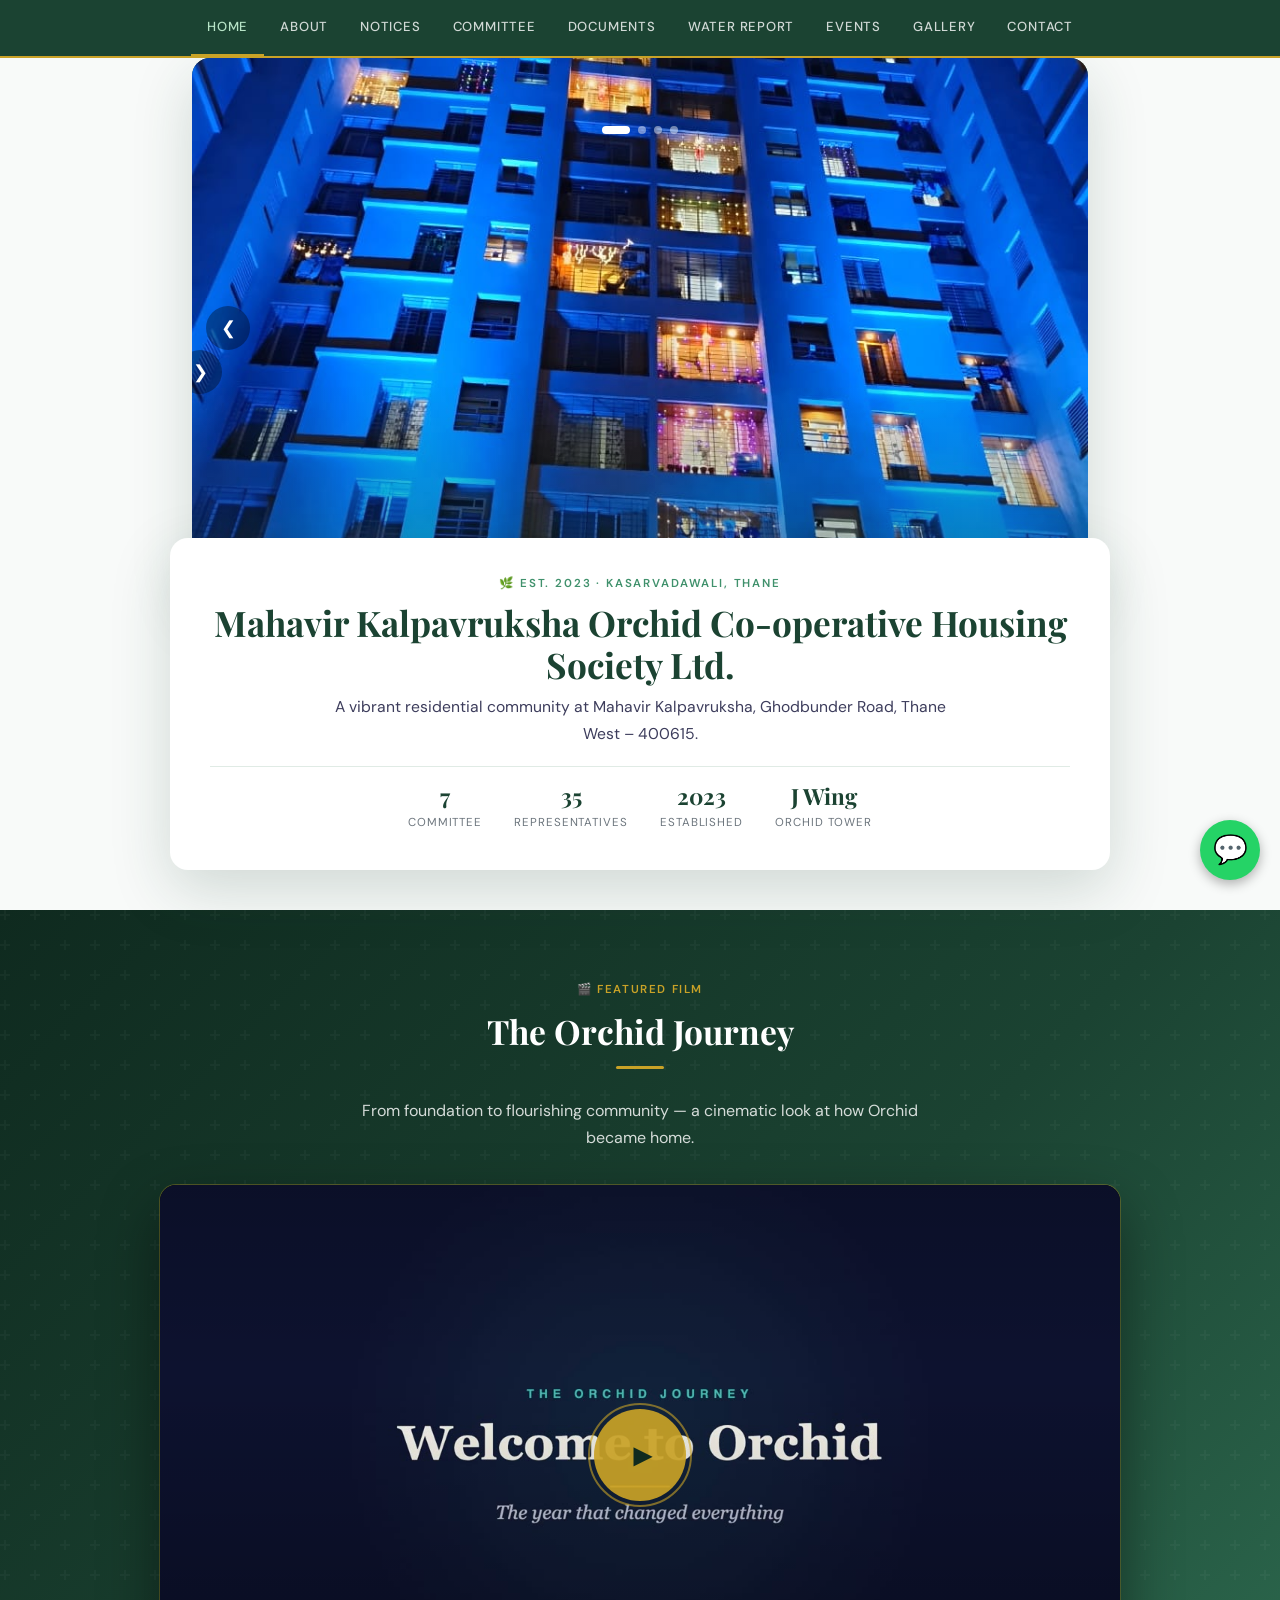
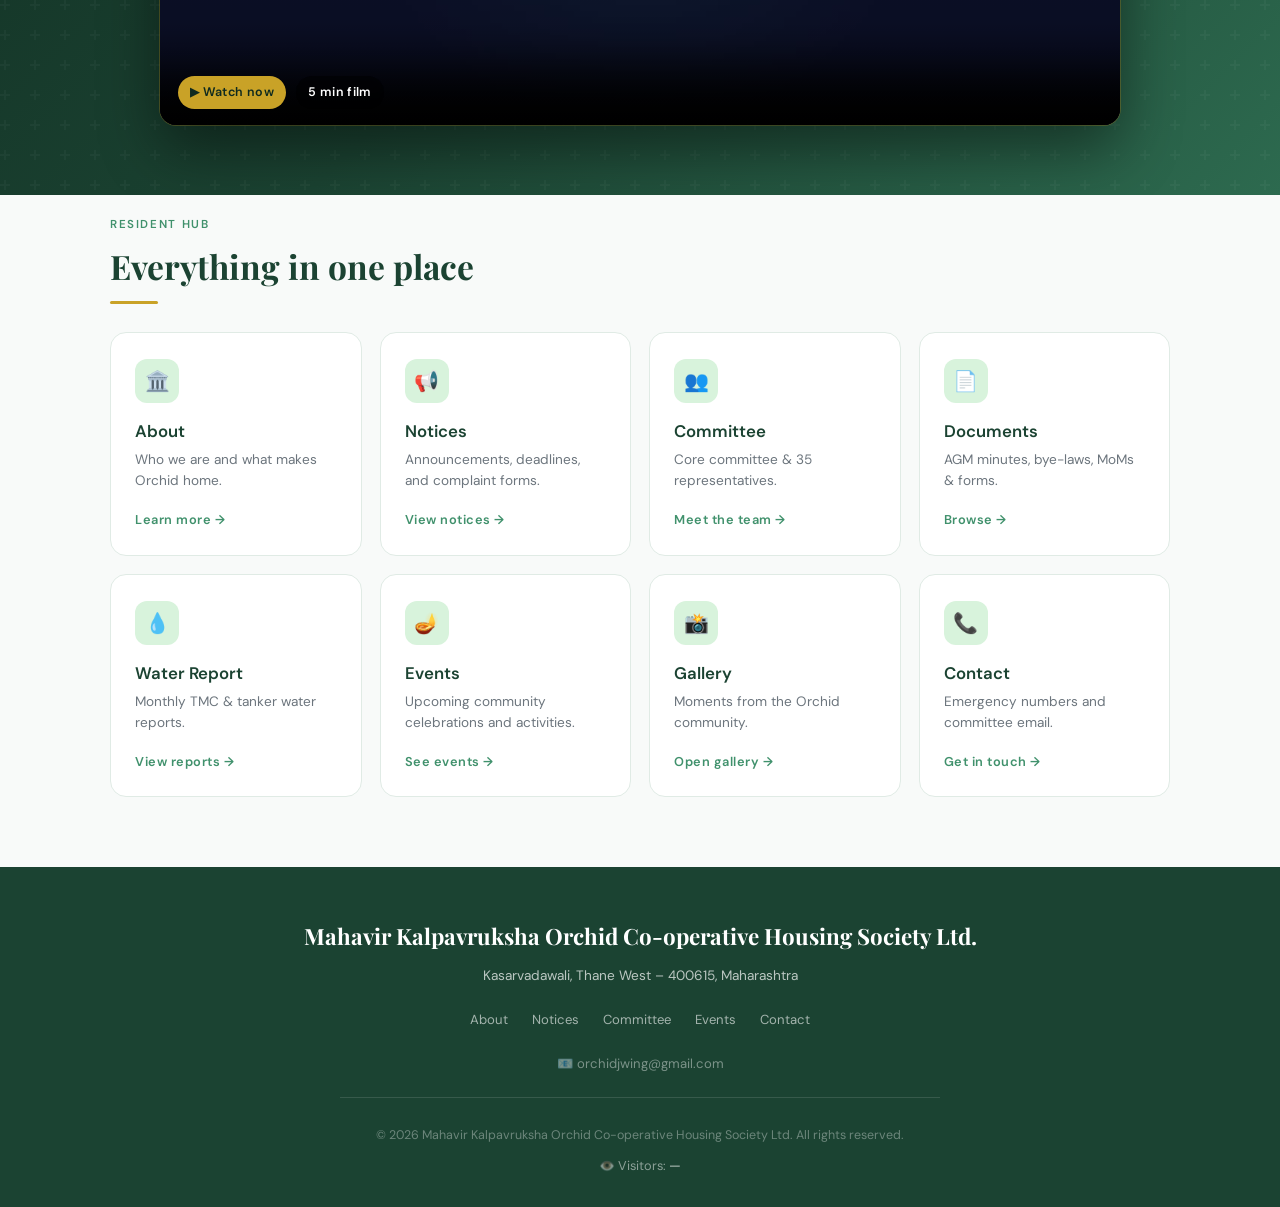
<file: index.html>
<!DOCTYPE html>
<html lang="en">
<head>
<meta charset="UTF-8">
<meta name="viewport" content="width=device-width, initial-scale=1.0">
<title>Mahavir Kalpavruksha Orchid Co-operative Housing Society Ltd.</title>
<link rel="preconnect" href="https://fonts.googleapis.com">
<link href="https://fonts.googleapis.com/css2?family=Playfair+Display:wght@600;700&family=DM+Sans:wght@300;400;500;600&display=swap" rel="stylesheet">
<link rel="stylesheet" href="css/style.css">
</head>
<body data-page="index">

<div data-include="partials/nav.html"></div>
<!-- FULL-WIDTH IMAGE SLIDER (no text) -->
<header class="hero hero-images-only">
  <div class="hero-slides" id="heroSlides" aria-hidden="true"></div>
  <button type="button" class="hero-nav hero-nav-prev" id="heroPrev" aria-label="Previous slide">&#10094;</button>
  <button type="button" class="hero-nav hero-nav-next" id="heroNext" aria-label="Next slide">&#10095;</button>
  <div class="hero-dots" id="heroDots"></div>
</header>

<!-- FLOATING WELCOME CARD (overlaps slider) -->
<div class="container">
  <div class="welcome-card">
    <p class="eyebrow">🌿 Est. 2023 · Kasarvadawali, Thane</p>
    <h1>Mahavir Kalpavruksha Orchid Co-operative Housing Society Ltd.</h1>
    <p class="lede">A vibrant residential community at Mahavir Kalpavruksha, Ghodbunder Road, Thane West – 400615.</p>
    <div class="stats">
      <div><strong>7</strong><span>Committee</span></div>
      <div><strong>35</strong><span>Representatives</span></div>
      <div><strong>2023</strong><span>Established</span></div>
      <div><strong>J Wing</strong><span>Orchid Tower</span></div>
    </div>
  </div>
</div>

<!-- FEATURED FILM -->
<section class="film-section">
  <div class="container">
    <div class="film-head">
      <p class="section-label film-label">🎬 Featured Film</p>
      <h2>The Orchid Journey</h2>
      <div class="divider"></div>
      <p class="film-lede">From foundation to flourishing community — a cinematic look at how Orchid became home.</p>
    </div>

    <figure class="film-stage" id="filmStage">
      <video id="orchidFilm"
             class="film-video"
             poster="assets/video/orchid-journey-poster.jpg"
             preload="none"
             playsinline
             controls
             controlslist="nodownload">
        <source src="assets/video/orchid-journey.mp4" type="video/mp4">
        Your browser does not support the video tag.
      </video>

      <button type="button" class="film-play" id="filmPlay" aria-label="Play the Orchid Journey film">
        <span class="film-play-ring"></span>
        <span class="film-play-icon">&#9658;</span>
      </button>

      <div class="film-meta" id="filmMeta">
        <span class="film-badge">▶ Watch now</span>
        <span class="film-runtime">5 min film</span>
      </div>
    </figure>
  </div>
</section>

<!-- QUICK LINK TILES -->
<section style="padding-top: 20px;">
  <div class="container">
    <p class="section-label">Resident Hub</p>
    <h2>Everything in one place</h2>
    <div class="divider"></div>

    <div class="tile-grid">
      <a href="about.html" class="tile">
        <div class="tile-icon">🏛️</div>
        <h3>About</h3>
        <p>Who we are and what makes Orchid home.</p>
        <span class="tile-arrow">Learn more →</span>
      </a>
      <a href="notices.html" class="tile">
        <div class="tile-icon">📢</div>
        <h3>Notices</h3>
        <p>Announcements, deadlines, and complaint forms.</p>
        <span class="tile-arrow">View notices →</span>
      </a>
      <a href="committee.html" class="tile">
        <div class="tile-icon">👥</div>
        <h3>Committee</h3>
        <p>Core committee &amp; 35 representatives.</p>
        <span class="tile-arrow">Meet the team →</span>
      </a>
      <a href="documents.html" class="tile">
        <div class="tile-icon">📄</div>
        <h3>Documents</h3>
        <p>AGM minutes, bye-laws, MoMs &amp; forms.</p>
        <span class="tile-arrow">Browse →</span>
      </a>
      <a href="water.html" class="tile">
        <div class="tile-icon">💧</div>
        <h3>Water Report</h3>
        <p>Monthly TMC &amp; tanker water reports.</p>
        <span class="tile-arrow">View reports →</span>
      </a>
      <a href="events.html" class="tile">
        <div class="tile-icon">🪔</div>
        <h3>Events</h3>
        <p>Upcoming community celebrations and activities.</p>
        <span class="tile-arrow">See events →</span>
      </a>
      <a href="gallery.html" class="tile">
        <div class="tile-icon">📸</div>
        <h3>Gallery</h3>
        <p>Moments from the Orchid community.</p>
        <span class="tile-arrow">Open gallery →</span>
      </a>
      <a href="contact.html" class="tile">
        <div class="tile-icon">📞</div>
        <h3>Contact</h3>
        <p>Emergency numbers and committee email.</p>
        <span class="tile-arrow">Get in touch →</span>
      </a>
    </div>
  </div>
</section>

<div data-include="partials/footer.html"></div>
<script>
  (function () {
    var images = [
      'assets/gallery/orchid-tower.jpg',
      'assets/gallery/co-op-soc.png',
      'assets/gallery/agm-hall.jpg',
      'assets/gallery/kids.jpeg'
    ];

    for (var i = images.length - 1; i > 0; i--) {
      var j = Math.floor(Math.random() * (i + 1));
      var tmp = images[i]; images[i] = images[j]; images[j] = tmp;
    }

    var slidesEl = document.getElementById('heroSlides');
    var dotsEl = document.getElementById('heroDots');
    if (!slidesEl) return;

    var slides = images.map(function (src) {
      var el = document.createElement('div');
      el.className = 'hero-slide';
      el.style.backgroundImage = 'url("' + src + '")';
      slidesEl.appendChild(el);
      return el;
    });

    var dots = images.map(function (_, idx) {
      var b = document.createElement('button');
      b.type = 'button';
      b.setAttribute('aria-label', 'Slide ' + (idx + 1));
      b.addEventListener('click', function () { go(idx); });
      dotsEl.appendChild(b);
      return b;
    });

    if (!slides.length) return;
    var current = 0;
    setActive(0);

    var timer = setInterval(next, 5000);

    var prevBtn = document.getElementById('heroPrev');
    var nextBtn = document.getElementById('heroNext');
    if (prevBtn) prevBtn.addEventListener('click', function () { go((current - 1 + slides.length) % slides.length); });
    if (nextBtn) nextBtn.addEventListener('click', function () { go((current + 1) % slides.length); });

    function setActive(i) {
      slides.forEach(function (s, idx) { s.classList.toggle('active', idx === i); });
      dots.forEach(function (d, idx) { d.classList.toggle('active', idx === i); });
    }

    function next() {
      current = (current + 1) % slides.length;
      setActive(current);
    }

    function go(i) {
      current = i;
      setActive(current);
      clearInterval(timer);
      timer = setInterval(next, 5000);
    }
  })();
</script>
<script>
  (function () {
    var stage = document.getElementById('filmStage');
    var video = document.getElementById('orchidFilm');
    var play  = document.getElementById('filmPlay');
    if (!stage || !video || !play) return;

    function start() {
      stage.classList.add('is-playing');
      video.play().catch(function () {});
    }
    play.addEventListener('click', start);
    video.addEventListener('play', function () { stage.classList.add('is-playing'); });
    video.addEventListener('pause', function () {
      if (video.currentTime === 0 || video.ended) stage.classList.remove('is-playing');
    });
  })();
</script>
<script src="js/popup.js"></script>
<script src="js/include.js"></script>
<script src="js/visitor.js"></script>
<script src="js/analytics.js"></script>
</body>
</html>
</file>
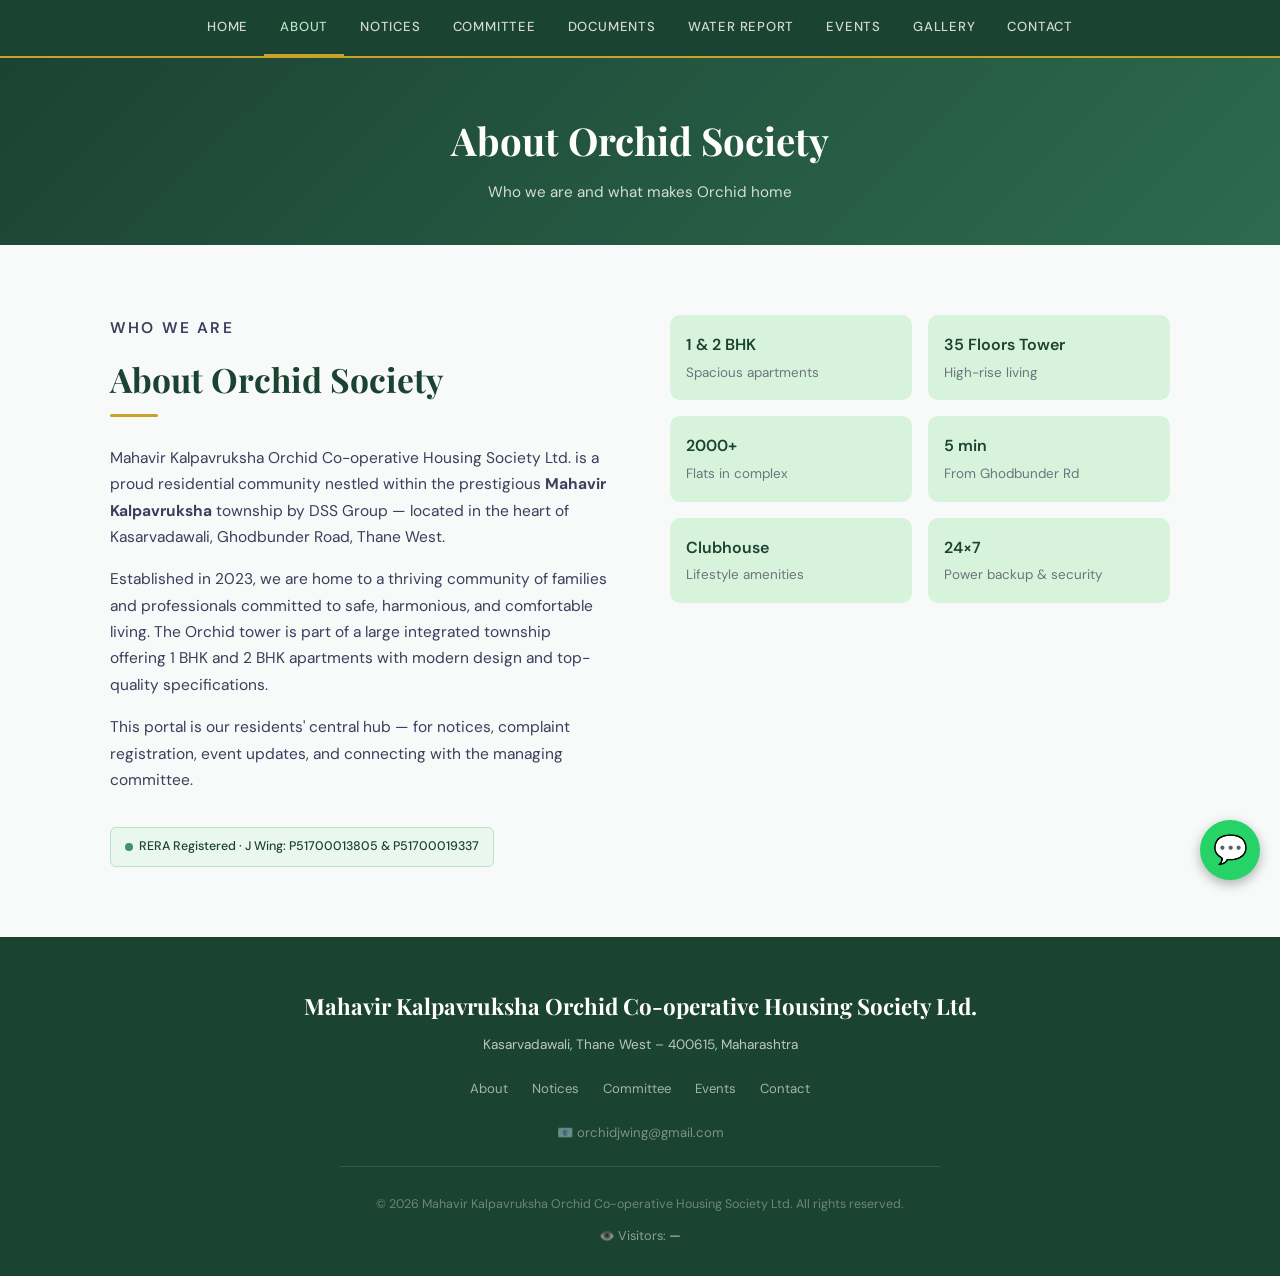
<file: about.html>
<!DOCTYPE html>
<html lang="en">
<head>
<meta charset="UTF-8">
<meta name="viewport" content="width=device-width, initial-scale=1.0">
<title>About · Mahavir Kalpavruksha Orchid Co-operative Housing Society Ltd.</title>
<link rel="preconnect" href="https://fonts.googleapis.com">
<link href="https://fonts.googleapis.com/css2?family=Playfair+Display:wght@600;700&family=DM+Sans:wght@300;400;500;600&display=swap" rel="stylesheet">
<link rel="stylesheet" href="css/style.css">
</head>
<body data-page="about">
<div data-include="partials/nav.html"></div>
<!-- PAGE HEADER -->
<header class="page-header">
  <h1>About Orchid Society</h1>
  <p>Who we are and what makes Orchid home</p>
</header>

<!-- ABOUT -->
<section>
  <div class="container">
    <div class="about-grid">
      <div class="about-text">
        <p class="section-label">Who We Are</p>
        <h2>About Orchid Society</h2>
        <div class="divider"></div>
        <p>Mahavir Kalpavruksha Orchid Co-operative Housing Society Ltd. is a proud residential community nestled within the prestigious <strong>Mahavir Kalpavruksha</strong> township by DSS Group — located in the heart of Kasarvadawali, Ghodbunder Road, Thane West.</p>
        <p>Established in 2023, we are home to a thriving community of families and professionals committed to safe, harmonious, and comfortable living. The Orchid tower is part of a large integrated township offering 1 BHK and 2 BHK apartments with modern design and top-quality specifications.</p>
        <p>This portal is our residents' central hub — for notices, complaint registration, event updates, and connecting with the managing committee.</p>
        <div class="rera-tag">
          <span class="rera-dot"></span>
          RERA Registered · J Wing: P51700013805 &amp; P51700019337
        </div>
      </div>
      <div>
        <div class="about-highlights">
          <div class="highlight-pill">
            <strong>1 &amp; 2 BHK</strong>
            <span>Spacious apartments</span>
          </div>
          <div class="highlight-pill">
            <strong>35 Floors Tower</strong>
            <span>High-rise living</span>
          </div>
          <div class="highlight-pill">
            <strong>2000+</strong>
            <span>Flats in complex</span>
          </div>
          <div class="highlight-pill">
            <strong>5 min</strong>
            <span>From Ghodbunder Rd</span>
          </div>
          <div class="highlight-pill">
            <strong>Clubhouse</strong>
            <span>Lifestyle amenities</span>
          </div>
          <div class="highlight-pill">
            <strong>24×7</strong>
            <span>Power backup &amp; security</span>
          </div>
        </div>
      </div>
    </div>
  </div>
</section>

<div data-include="partials/footer.html"></div>
<script src="js/popup.js"></script>
<script src="js/include.js"></script>
<script src="js/visitor.js"></script>
<script src="js/analytics.js"></script>
</body>
</html>
</file>
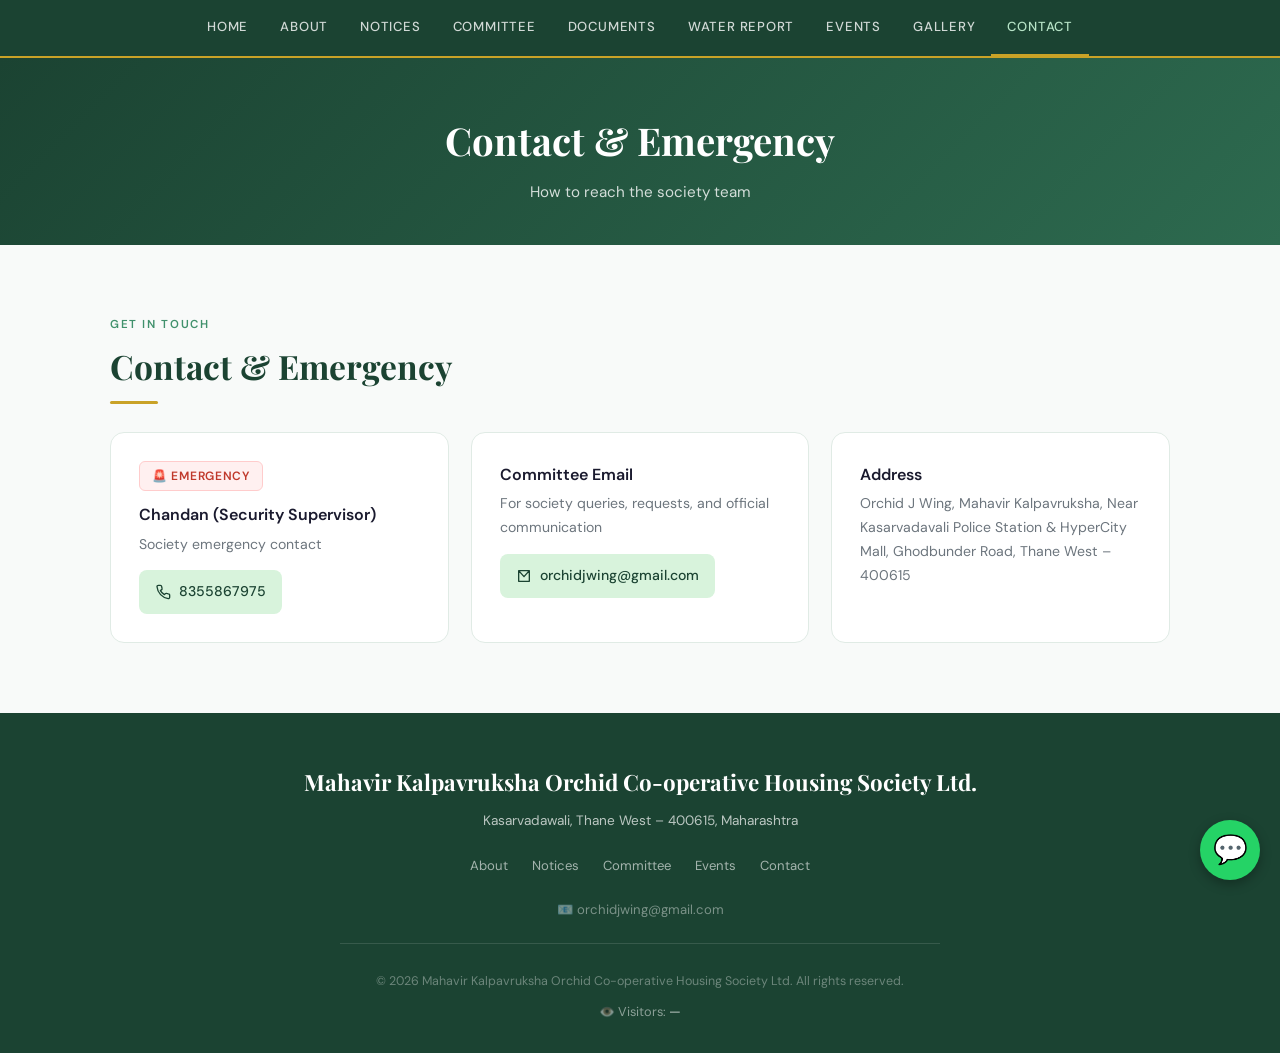
<file: contact.html>
<!DOCTYPE html>
<html lang="en">
<head>
<meta charset="UTF-8">
<meta name="viewport" content="width=device-width, initial-scale=1.0">
<title>Contact · Mahavir Kalpavruksha Orchid Co-operative Housing Society Ltd.</title>
<link rel="preconnect" href="https://fonts.googleapis.com">
<link href="https://fonts.googleapis.com/css2?family=Playfair+Display:wght@600;700&family=DM+Sans:wght@300;400;500;600&display=swap" rel="stylesheet">
<link rel="stylesheet" href="css/style.css">
</head>
<body data-page="contact">
<div data-include="partials/nav.html"></div>
<!-- PAGE HEADER -->
<header class="page-header">
  <h1>Contact &amp; Emergency</h1>
  <p>How to reach the society team</p>
</header>

<!-- CONTACT -->
<section>
  <div class="container">
    <p class="section-label">Get in Touch</p>
    <h2>Contact &amp; Emergency</h2>
    <div class="divider"></div>
    <div class="contact-grid">
      <div class="contact-card">
        <span class="emergency-badge">🚨 Emergency</span>
        <h3>Chandan (Security Supervisor)</h3>
        <p style="color: var(--text-muted); font-size:0.88rem;">Society emergency contact</p>
        <a href="tel:8355867975" class="contact-chip">
          <svg viewBox="0 0 24 24"><path d="M22 16.92v3a2 2 0 01-2.18 2A19.79 19.79 0 013 4.18 2 2 0 015 2h3a2 2 0 012 1.72 12 12 0 00.57 2.57 2 2 0 01-.45 2.11L8.09 9.91a16 16 0 006 6l1.27-1.27a2 2 0 012.11-.45 12 12 0 002.57.57A2 2 0 0122 16.92z"/></svg>
          8355867975
        </a>
      </div>

      <div class="contact-card">
        <h3>Committee Email</h3>
        <p style="color: var(--text-muted); font-size:0.88rem;">For society queries, requests, and official communication</p>
        <a href="mailto:orchidjwing@gmail.com" class="contact-chip">
          <svg viewBox="0 0 24 24"><path d="M4 4h16v16H4zM4 4l8 9 8-9"/></svg>
          orchidjwing@gmail.com
        </a>
      </div>

      <div class="contact-card">
        <h3>Address</h3>
        <p style="color: var(--text-muted); font-size:0.88rem;">Orchid J Wing, Mahavir Kalpavruksha, Near Kasarvadavali Police Station &amp; HyperCity Mall, Ghodbunder Road, Thane West – 400615</p>
      </div>
    </div>
  </div>
</section>

<div data-include="partials/footer.html"></div>
<script src="js/popup.js"></script>
<script src="js/include.js"></script>
<script src="js/visitor.js"></script>
<script src="js/analytics.js"></script>
</body>
</html>
</file>
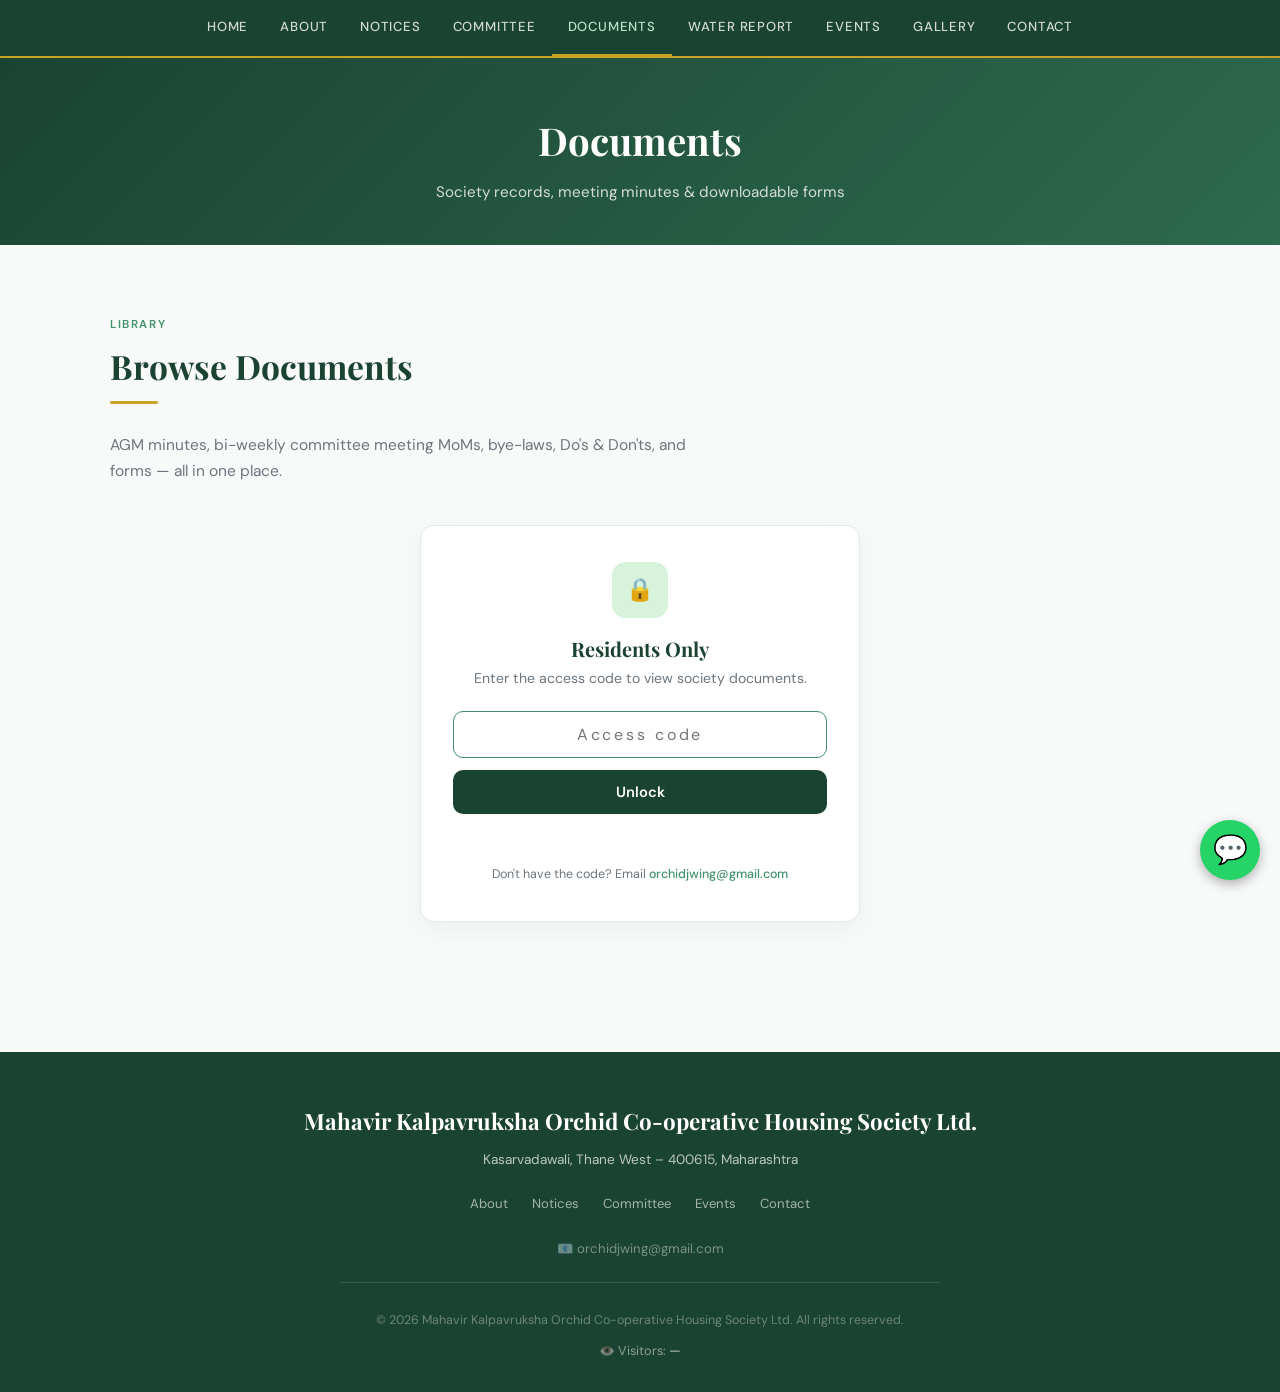
<file: documents.html>
<!DOCTYPE html>
<html lang="en">
<head>
<meta charset="UTF-8">
<meta name="viewport" content="width=device-width, initial-scale=1.0">
<title>Documents · Mahavir Kalpavruksha Orchid Co-operative Housing Society Ltd.</title>
<link rel="preconnect" href="https://fonts.googleapis.com">
<link href="https://fonts.googleapis.com/css2?family=Playfair+Display:wght@600;700&family=DM+Sans:wght@300;400;500;600&display=swap" rel="stylesheet">
<link rel="stylesheet" href="css/style.css">
</head>
<body data-page="documents">
<div data-include="partials/nav.html"></div>

<header class="page-header">
  <h1>Documents</h1>
  <p>Society records, meeting minutes &amp; downloadable forms</p>
</header>

<section>
  <div class="container">
    <p class="section-label">Library</p>
    <h2>Browse Documents</h2>
    <div class="divider"></div>
    <p class="section-desc">AGM minutes, bi-weekly committee meeting MoMs, bye-laws, Do's &amp; Don'ts, and forms — all in one place.</p>

    <div id="gate"></div>
  </div>
</section>

<div data-include="partials/footer.html"></div>
<script src="js/gate.js"></script>
<script src="js/documents.js"></script>
<script src="js/popup.js"></script>
<script src="js/include.js"></script>
<script src="js/visitor.js"></script>
<script src="js/analytics.js"></script>
</body>
</html>
</file>
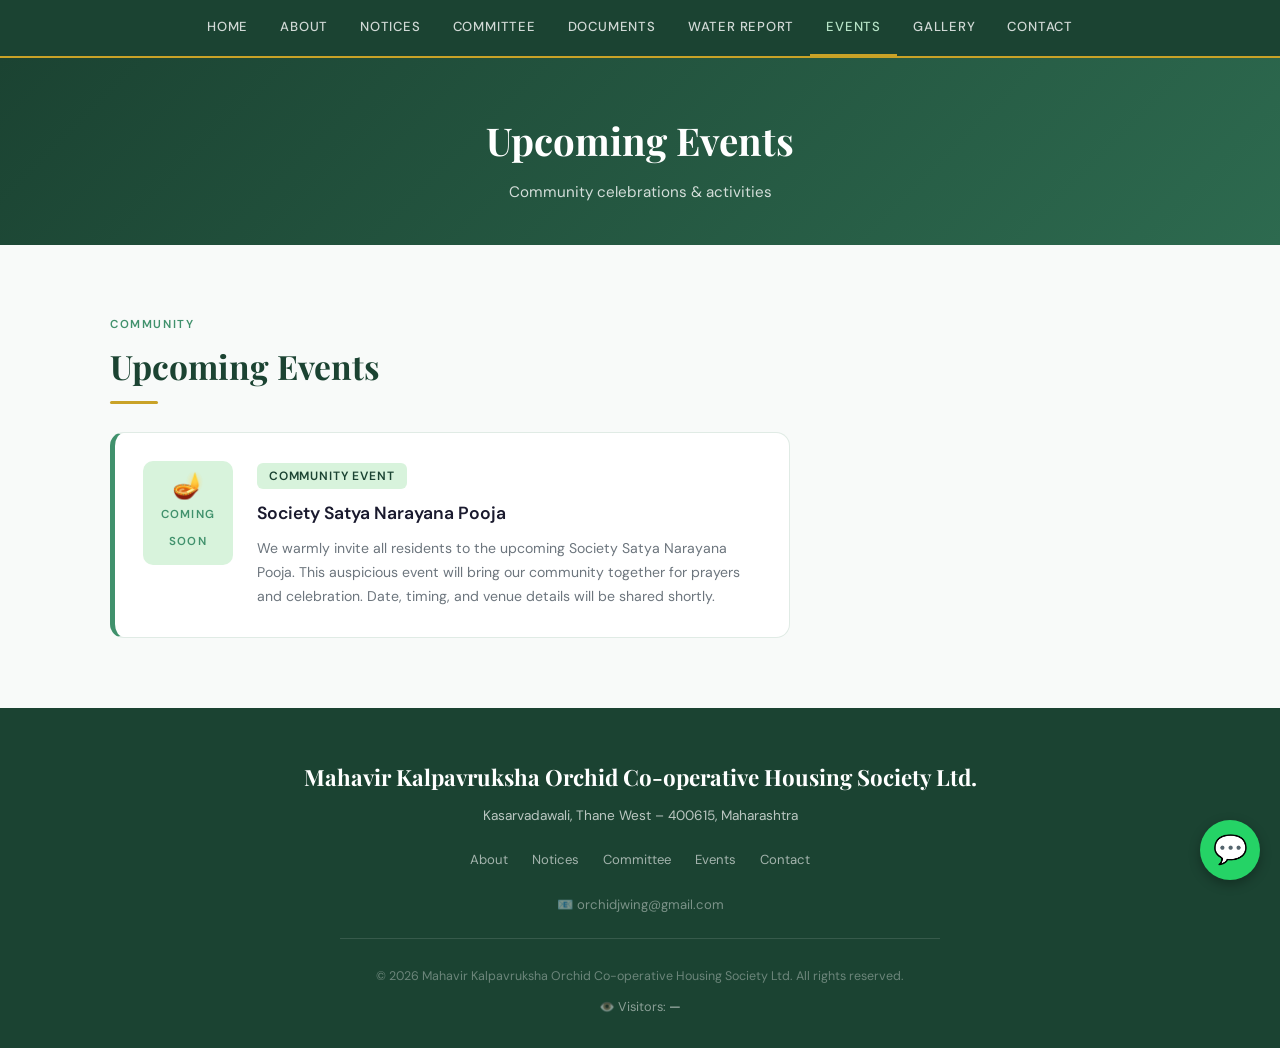
<file: events.html>
<!DOCTYPE html>
<html lang="en">
<head>
<meta charset="UTF-8">
<meta name="viewport" content="width=device-width, initial-scale=1.0">
<title>Events · Mahavir Kalpavruksha Orchid Co-operative Housing Society Ltd.</title>
<link rel="preconnect" href="https://fonts.googleapis.com">
<link href="https://fonts.googleapis.com/css2?family=Playfair+Display:wght@600;700&family=DM+Sans:wght@300;400;500;600&display=swap" rel="stylesheet">
<link rel="stylesheet" href="css/style.css">
</head>
<body data-page="events">
<div data-include="partials/nav.html"></div>
<!-- PAGE HEADER -->
<header class="page-header">
  <h1>Upcoming Events</h1>
  <p>Community celebrations &amp; activities</p>
</header>

<!-- EVENTS -->
<section>
  <div class="container">
    <p class="section-label">Community</p>
    <h2>Upcoming Events</h2>
    <div class="divider"></div>

    <div class="event-card">
      <div class="event-date-box">
        <strong>🪔</strong>
        <span>Coming<br>Soon</span>
      </div>
      <div class="event-body">
        <span class="event-tag">Community Event</span>
        <h3>Society Satya Narayana Pooja</h3>
        <p>We warmly invite all residents to the upcoming Society Satya Narayana Pooja. This auspicious event will bring our community together for prayers and celebration. Date, timing, and venue details will be shared shortly.</p>
      </div>
    </div>
  </div>
</section>

<div data-include="partials/footer.html"></div>
<script src="js/popup.js"></script>
<script src="js/include.js"></script>
<script src="js/visitor.js"></script>
<script src="js/analytics.js"></script>
</body>
</html>
</file>
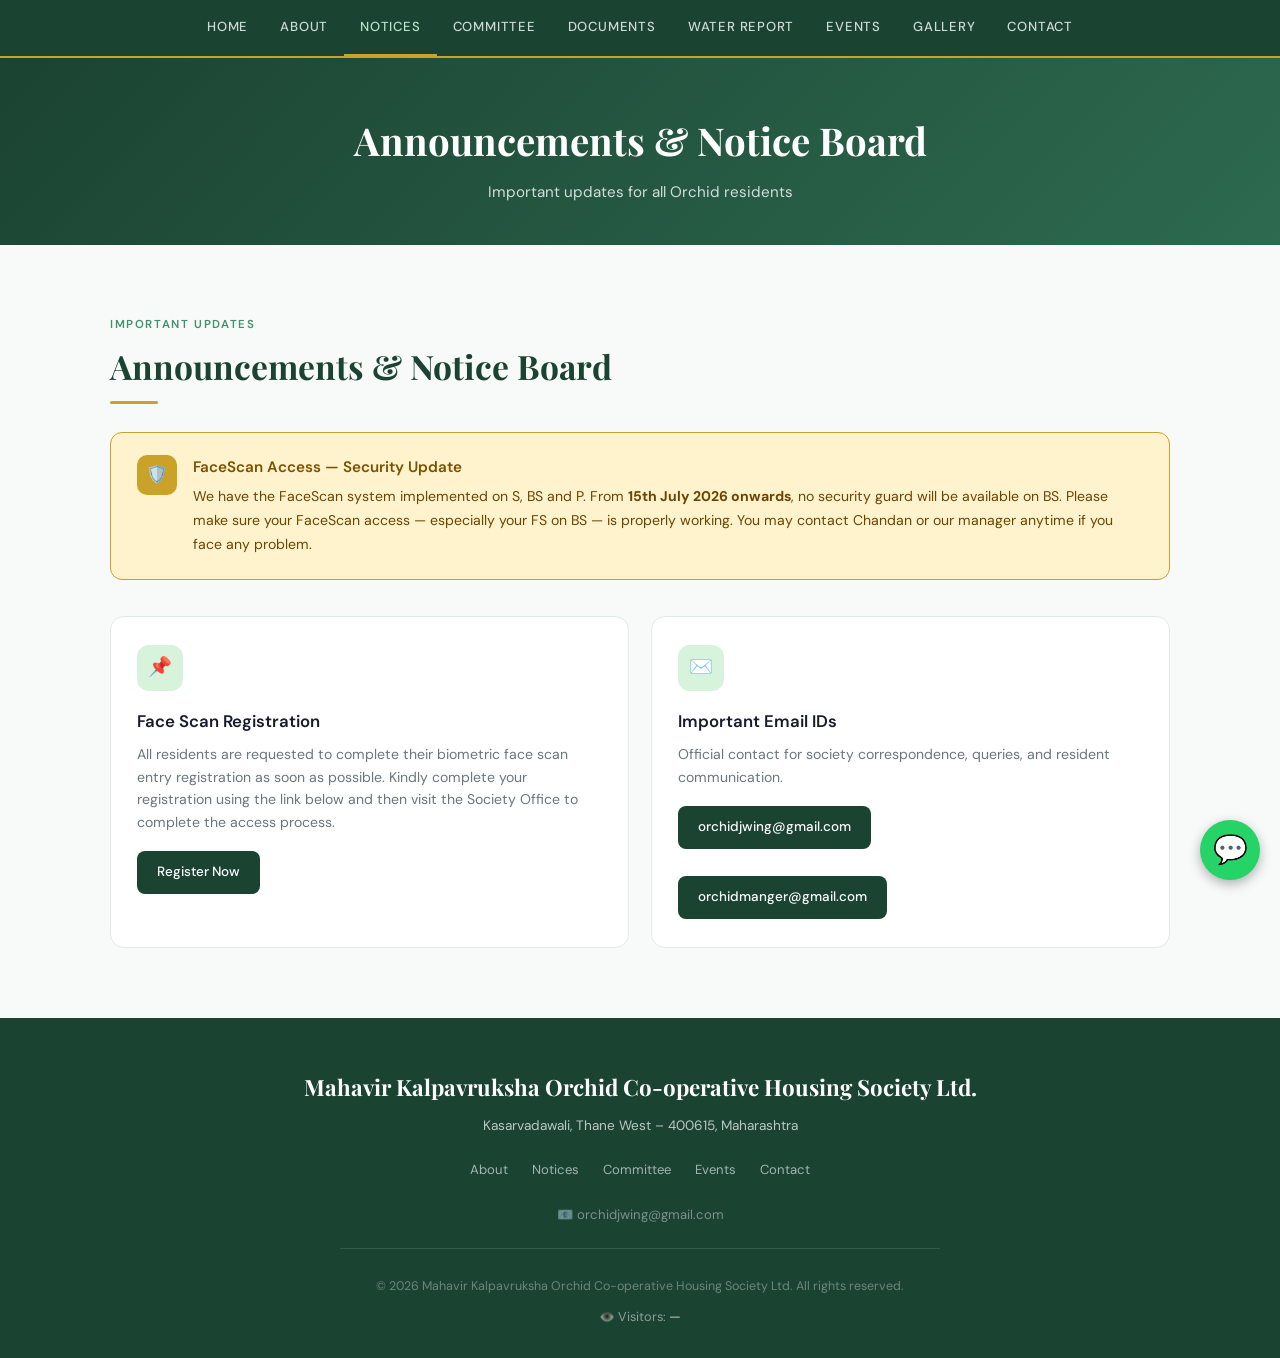
<file: notices.html>
<!DOCTYPE html>
<html lang="en">
<head>
<meta charset="UTF-8">
<meta name="viewport" content="width=device-width, initial-scale=1.0">
<title>Notices · Mahavir Kalpavruksha Orchid Co-operative Housing Society Ltd.</title>
<link rel="preconnect" href="https://fonts.googleapis.com">
<link href="https://fonts.googleapis.com/css2?family=Playfair+Display:wght@600;700&family=DM+Sans:wght@300;400;500;600&display=swap" rel="stylesheet">
<link rel="stylesheet" href="css/style.css">
</head>
<body data-page="notices">
<div data-include="partials/nav.html"></div>
<!-- PAGE HEADER -->
<header class="page-header">
  <h1>Announcements &amp; Notice Board</h1>
  <p>Important updates for all Orchid residents</p>
</header>

<!-- NOTICE BOARD -->
<section>
  <div class="container">
    <p class="section-label">Important Updates</p>
    <h2>Announcements &amp; Notice Board</h2>
    <div class="divider"></div>

    <div id="urgentNotices"></div>

    <div class="cards-grid" id="noticeList"></div>
  </div>
</section>

<div data-include="partials/footer.html"></div>
<script src="js/notices.js"></script>
<script src="js/popup.js"></script>
<script src="js/include.js"></script>
<script src="js/visitor.js"></script>
<script src="js/analytics.js"></script>
</body>
</html>
</file>
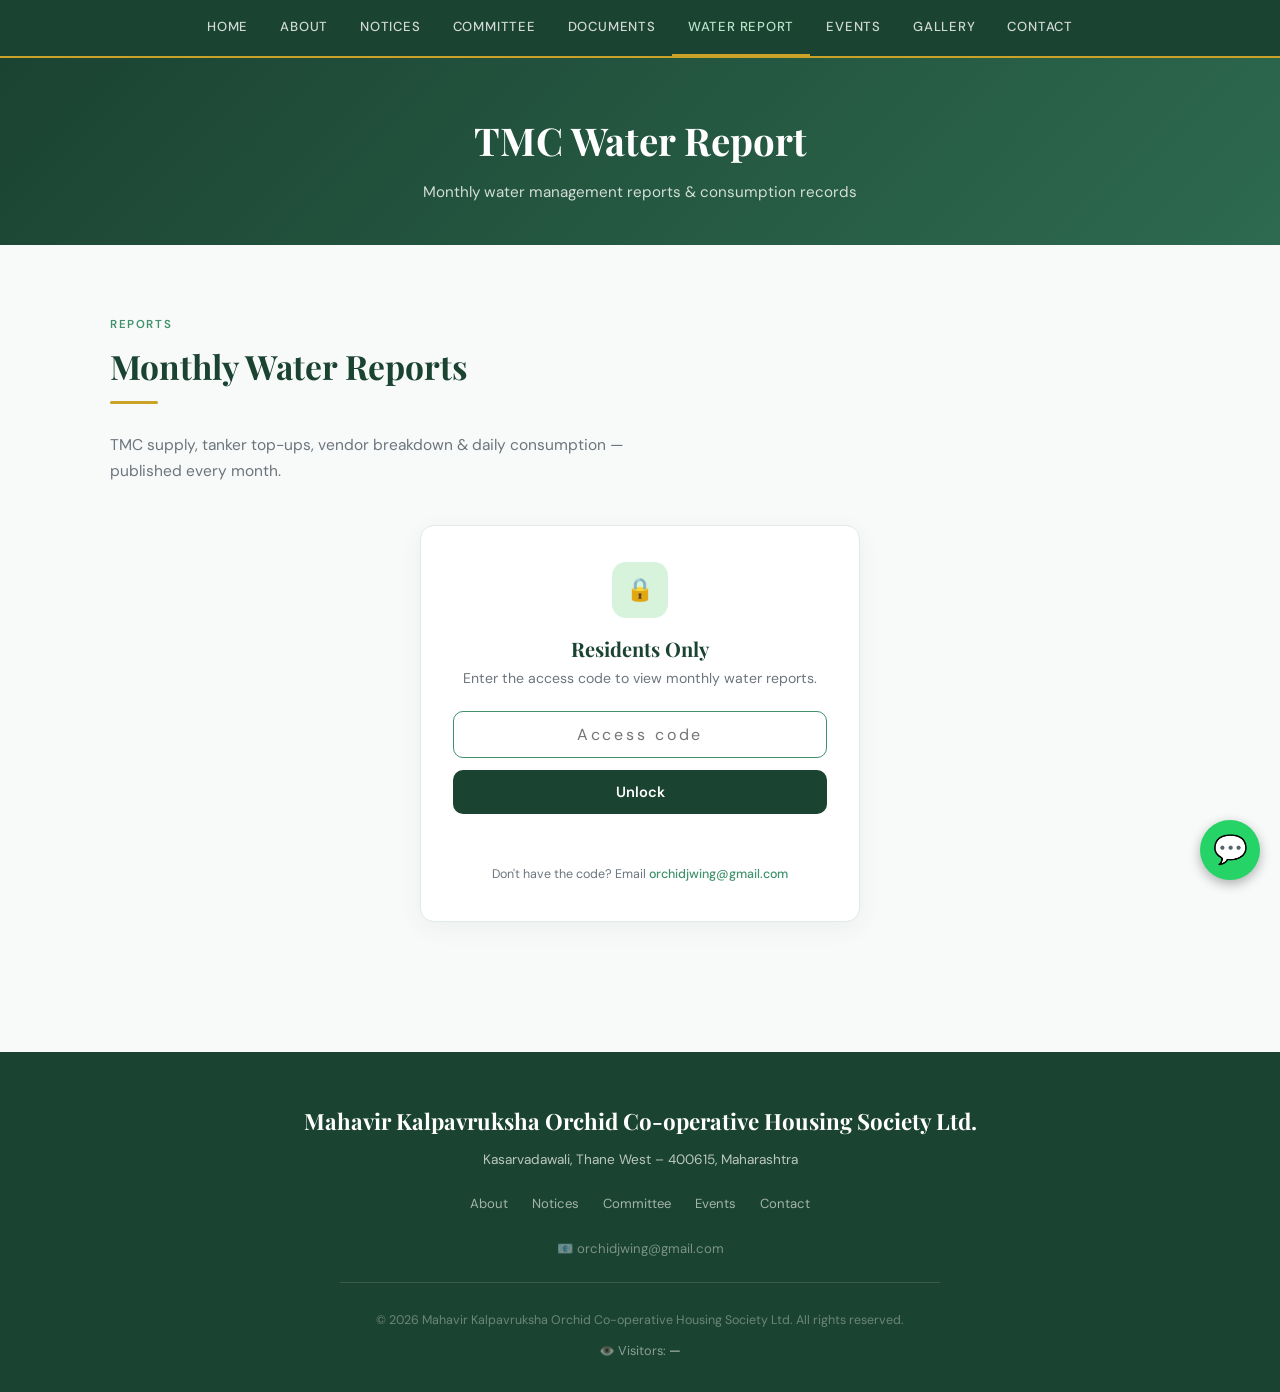
<file: water.html>
<!DOCTYPE html>
<html lang="en">
<head>
<meta charset="UTF-8">
<meta name="viewport" content="width=device-width, initial-scale=1.0">
<title>Water Report · Mahavir Kalpavruksha Orchid Co-operative Housing Society Ltd.</title>
<link rel="preconnect" href="https://fonts.googleapis.com">
<link href="https://fonts.googleapis.com/css2?family=Playfair+Display:wght@600;700&family=DM+Sans:wght@300;400;500;600&display=swap" rel="stylesheet">
<link rel="stylesheet" href="css/style.css">
</head>
<body data-page="water">
<div data-include="partials/nav.html"></div>

<header class="page-header">
  <h1>TMC Water Report</h1>
  <p>Monthly water management reports &amp; consumption records</p>
</header>

<section>
  <div class="container">
    <p class="section-label">Reports</p>
    <h2>Monthly Water Reports</h2>
    <div class="divider"></div>
    <p class="section-desc">TMC supply, tanker top-ups, vendor breakdown &amp; daily consumption — published every month.</p>

    <div id="gate"
         data-storage-key="orchid-water-access"
         data-access-file="content/water-access.txt"
         data-unlock-event="orchid:water-unlocked"
         data-lock-event="orchid:water-locked"
         data-gate-title="Residents Only"
         data-gate-hint="Enter the access code to view monthly water reports."></div>
  </div>
</section>

<section id="tankLayoutSection" hidden>
  <div class="container">
    <p class="section-label">Infrastructure</p>
    <h2>Water Tank Layout</h2>
    <div class="divider"></div>
    <p class="section-desc">Underground (basement) &amp; overhead (terrace) tank capacities for domestic, flushing and fire lines.</p>
    <figure class="tank-layout">
      <a href="assets/water-tank-layout.png" target="_blank" rel="noopener">
        <img src="assets/water-tank-layout.png" alt="Orchid water tank layout — underground and overhead tanks with capacities" loading="lazy">
      </a>
    </figure>
  </div>
</section>

<div data-include="partials/footer.html"></div>
<script src="js/gate.js"></script>
<script src="js/water.js"></script>
<script src="js/popup.js"></script>
<script src="js/include.js"></script>
<script src="js/visitor.js"></script>
<script src="js/analytics.js"></script>
</body>
</html>
</file>
<file: css/style.css>
*, *::before, *::after { margin: 0; padding: 0; box-sizing: border-box; }

:root {
  --green-dark:  #1B4332;
  --green-mid:   #2D6A4F;
  --green-soft:  #40916C;
  --green-light: #B7E4C7;
  --green-pale:  #D8F3DC;
  --gold:        #C9A227;
  --gold-light:  #FFF3CD;
  --text-dark:   #1a1a2e;
  --text-mid:    #3d3d5c;
  --text-muted:  #6c757d;
  --white:       #ffffff;
  --off-white:   #f8faf9;
  --border:      #e0ebe5;
}

html { scroll-behavior: smooth; }

body {
  font-family: 'DM Sans', sans-serif;
  background: var(--off-white);
  color: var(--text-dark);
  line-height: 1.7;
}

/* ── HERO ── */
.hero {
  background: linear-gradient(135deg, var(--green-dark) 0%, var(--green-mid) 60%, var(--green-soft) 100%);
  color: var(--white);
  text-align: center;
  padding: 36px 20px 28px;
  position: relative;
  overflow: hidden;
  max-height: 40vh;
  display: flex;
  flex-direction: column;
  justify-content: center;
}

.hero::before {
  content: '';
  position: absolute;
  inset: 0;
  background: url("data:image/svg+xml,%3Csvg width='60' height='60' viewBox='0 0 60 60' xmlns='http://www.w3.org/2000/svg'%3E%3Cg fill='none' fill-rule='evenodd'%3E%3Cg fill='%23ffffff' fill-opacity='0.04'%3E%3Cpath d='M36 34v-4h-2v4h-4v2h4v4h2v-4h4v-2h-4zm0-30V0h-2v4h-4v2h4v4h2V6h4V4h-4zM6 34v-4H4v4H0v2h4v4h2v-4h4v-2H6zM6 4V0H4v4H0v2h4v4h2V6h4V4H6z'/%3E%3C/g%3E%3C/g%3E%3C/svg%3E");
  pointer-events: none;
  z-index: 2;
}

/* Sliding background images for the home hero */
.hero-slides {
  position: absolute;
  inset: 0;
  z-index: 0;
  overflow: hidden;
}

.hero-slide {
  position: absolute;
  inset: 0;
  background-size: cover;
  background-position: center;
  opacity: 0;
  transform: scale(1.05);
  transition: opacity 1.6s ease-in-out, transform 8s ease-out;
}

.hero-slide.active {
  opacity: 1;
  transform: scale(1);
}

/* Dark green overlay so the text stays readable over photos */
.hero-slides::after {
  content: '';
  position: absolute;
  inset: 0;
  background: linear-gradient(135deg, rgba(27,67,50,0.78) 0%, rgba(45,106,79,0.7) 60%, rgba(64,145,108,0.65) 100%);
  z-index: 1;
}

.hero > *:not(.hero-slides) {
  position: relative;
  z-index: 3;
}

/* Image-only hero (no text overlay) */
.hero-images-only {
  padding: 0;
  height: 60vh;
  min-height: 380px;
  max-height: 620px;
  display: block;
  width: 70%;
  margin: 0 auto;
  border-radius: 18px;
  overflow: hidden;
  box-shadow: 0 20px 60px rgba(27,67,50,0.18);
}

@media (max-width: 720px) {
  .hero-images-only { width: 92%; border-radius: 12px; }
}

/* Slim site-name top bar (replaces gold alert) */
.site-name-bar {
  background: var(--green-dark);
  color: var(--white);
  font-family: 'Playfair Display', serif;
  font-size: 0.95rem;
  font-weight: 600;
  letter-spacing: 0.04em;
  border-bottom: 2px solid var(--gold);
}
.site-name-bar .alert-icon { display: none; }
.hero-images-only::before { display: none; }
.hero-images-only .hero-slides::after {
  background: linear-gradient(180deg, rgba(0,0,0,0) 60%, rgba(27,67,50,0.35) 100%);
}
.hero-images-only .hero-slide { transform: scale(1.02); transition: opacity 1.6s ease-in-out, transform 9s ease-out; }
.hero-images-only .hero-slide.active { transform: scale(1); }

/* Slide indicator dots */
.hero-dots {
  position: absolute;
  left: 0;
  right: 0;
  bottom: 20px;
  display: flex;
  justify-content: center;
  gap: 8px;
  z-index: 5;
}
.hero-dots button {
  width: 8px;
  height: 8px;
  border-radius: 50%;
  border: 0;
  background: rgba(255,255,255,0.45);
  cursor: pointer;
  padding: 0;
  transition: width 0.3s, background 0.3s;
}
.hero-dots button.active {
  width: 28px;
  border-radius: 4px;
  background: var(--white);
}

/* Prev / Next arrow buttons on the hero slider */
.hero-nav {
  position: absolute;
  top: 50%;
  transform: translateY(-50%);
  z-index: 5;
  width: 44px;
  height: 44px;
  border-radius: 50%;
  border: 0;
  background: rgba(0, 0, 0, 0.35);
  color: #fff;
  font-size: 1.1rem;
  line-height: 1;
  cursor: pointer;
  display: flex;
  align-items: center;
  justify-content: center;
  transition: background 0.25s ease, transform 0.25s ease;
  padding: 0;
}
.hero-nav:hover { background: rgba(0, 0, 0, 0.55); }
.hero-nav:active { transform: translateY(-50%) scale(0.95); }
.hero-nav-prev { left: 14px; }
.hero-nav-next { right: 14px; }

@media (max-width: 720px) {
  .hero-nav { width: 36px; height: 36px; font-size: 0.95rem; }
  .hero-nav-prev { left: 8px; }
  .hero-nav-next { right: 8px; }
}

/* Floating welcome card that overlaps the slider */
.welcome-card {
  position: relative;
  z-index: 10;
  margin: -60px auto 40px;
  max-width: 940px;
  background: var(--white);
  border-radius: 18px;
  box-shadow: 0 20px 60px rgba(27,67,50,0.18);
  padding: 36px 40px;
  text-align: center;
}

@media (max-width: 720px) {
  .welcome-card { margin: -40px 16px 24px; padding: 26px 22px; }
}

.welcome-card .eyebrow {
  font-size: 0.72rem;
  letter-spacing: 0.16em;
  text-transform: uppercase;
  color: var(--green-soft);
  font-weight: 600;
  margin-bottom: 8px;
}

.welcome-card h1 {
  font-family: 'Playfair Display', serif;
  font-size: clamp(1.5rem, 3.2vw, 2.2rem);
  color: var(--green-dark);
  font-weight: 700;
  line-height: 1.2;
  margin-bottom: 8px;
}

.welcome-card .lede {
  color: var(--text-mid);
  font-size: 0.98rem;
  max-width: 620px;
  margin: 0 auto 18px;
}

.welcome-card .stats {
  display: flex;
  justify-content: center;
  gap: 32px;
  flex-wrap: wrap;
  padding-top: 18px;
  border-top: 1px solid var(--border);
}

.welcome-card .stats > div { text-align: center; }
.welcome-card .stats strong {
  display: block;
  font-family: 'Playfair Display', serif;
  font-size: 1.4rem;
  color: var(--green-dark);
  line-height: 1;
}
.welcome-card .stats span {
  font-size: 0.72rem;
  color: var(--text-muted);
  letter-spacing: 0.08em;
  text-transform: uppercase;
  margin-top: 4px;
  display: inline-block;
}

/* Modern quick-links grid (icon tiles) */
.tile-grid {
  display: grid;
  grid-template-columns: repeat(auto-fit, minmax(220px, 1fr));
  gap: 18px;
}

.tile {
  position: relative;
  display: block;
  background: var(--white);
  border: 1px solid var(--border);
  border-radius: 16px;
  padding: 26px 24px 22px;
  text-decoration: none;
  color: var(--text-dark);
  overflow: hidden;
  transition: transform 0.25s, box-shadow 0.25s, border-color 0.25s;
}

.tile::before {
  content: '';
  position: absolute;
  inset: 0;
  background: linear-gradient(135deg, var(--green-pale) 0%, transparent 60%);
  opacity: 0;
  transition: opacity 0.25s;
  pointer-events: none;
}

.tile:hover {
  transform: translateY(-4px);
  box-shadow: 0 14px 40px rgba(27,67,50,0.12);
  border-color: var(--green-light);
}

.tile:hover::before { opacity: 1; }

.tile-icon {
  position: relative;
  width: 44px;
  height: 44px;
  border-radius: 12px;
  background: var(--green-pale);
  color: var(--green-dark);
  display: flex;
  align-items: center;
  justify-content: center;
  font-size: 1.25rem;
  margin-bottom: 14px;
}

.tile h3 {
  position: relative;
  font-size: 1.05rem;
  font-weight: 600;
  color: var(--green-dark);
  margin-bottom: 4px;
}

.tile p {
  position: relative;
  font-size: 0.85rem;
  color: var(--text-muted);
  margin-bottom: 14px;
  line-height: 1.55;
}

.tile-arrow {
  position: relative;
  font-size: 0.8rem;
  font-weight: 600;
  color: var(--green-soft);
  letter-spacing: 0.04em;
}

/* Featured / urgent strip on home */
.feature-strip {
  display: grid;
  grid-template-columns: 1.2fr 1fr;
  gap: 24px;
  background: linear-gradient(135deg, var(--green-dark) 0%, var(--green-mid) 100%);
  border-radius: 18px;
  padding: 32px 36px;
  color: var(--white);
  align-items: center;
}

@media (max-width: 720px) {
  .feature-strip { grid-template-columns: 1fr; padding: 26px 22px; }
}

.feature-strip h3 {
  font-family: 'Playfair Display', serif;
  font-size: 1.4rem;
  margin-bottom: 8px;
  color: var(--white);
}

.feature-strip p {
  opacity: 0.85;
  font-size: 0.94rem;
  margin-bottom: 14px;
}

.feature-strip .deadline-pill {
  display: inline-block;
  background: var(--gold);
  color: #3B2800;
  border-radius: 50px;
  padding: 4px 14px;
  font-size: 0.78rem;
  font-weight: 600;
  margin-bottom: 10px;
  letter-spacing: 0.04em;
}

.feature-strip .feature-cta {
  display: inline-flex;
  align-items: center;
  gap: 8px;
  background: var(--white);
  color: var(--green-dark);
  padding: 10px 20px;
  border-radius: 8px;
  text-decoration: none;
  font-weight: 600;
  font-size: 0.86rem;
  transition: background 0.2s, transform 0.2s;
}

.feature-strip .feature-cta:hover {
  background: var(--green-light);
  transform: translateX(2px);
}

.feature-strip .feature-side {
  text-align: center;
  border-left: 1px solid rgba(255,255,255,0.18);
  padding-left: 24px;
}

@media (max-width: 720px) {
  .feature-strip .feature-side { border-left: 0; border-top: 1px solid rgba(255,255,255,0.18); padding: 16px 0 0; }
}

.feature-strip .feature-side strong {
  font-family: 'Playfair Display', serif;
  font-size: 2.4rem;
  display: block;
  line-height: 1;
  color: var(--green-light);
}
.feature-strip .feature-side span {
  font-size: 0.78rem;
  text-transform: uppercase;
  letter-spacing: 0.08em;
  opacity: 0.7;
  display: block;
  margin-top: 6px;
}

.hero-badge {
  display: inline-block;
  background: rgba(255,255,255,0.15);
  border: 1px solid rgba(255,255,255,0.3);
  color: var(--green-light);
  font-size: 0.75rem;
  font-weight: 600;
  letter-spacing: 0.12em;
  text-transform: uppercase;
  padding: 6px 16px;
  border-radius: 50px;
  margin-bottom: 20px;
}

.hero h1 {
  font-family: 'Playfair Display', serif;
  font-size: clamp(2rem, 5vw, 3.4rem);
  font-weight: 700;
  line-height: 1.2;
  margin-bottom: 14px;
  text-shadow: 0 2px 20px rgba(0,0,0,0.2);
}

.hero-tagline {
  font-size: 1.05rem;
  font-weight: 300;
  opacity: 0.88;
  margin-bottom: 6px;
  letter-spacing: 0.02em;
}

.hero-loc {
  font-size: 0.88rem;
  opacity: 0.65;
  display: flex;
  align-items: center;
  justify-content: center;
  gap: 5px;
  margin-top: 6px;
}

.hero-loc svg { width: 14px; height: 14px; fill: currentColor; }

.hero-strip {
  display: flex;
  justify-content: center;
  gap: 40px;
  flex-wrap: wrap;
  margin-top: 22px;
  padding-top: 18px;
  border-top: 1px solid rgba(255,255,255,0.18);
}

.hero-stat { text-align: center; }
.hero-stat strong { display: block; font-size: 1.7rem; font-weight: 700; color: var(--white); }
.hero-stat span { font-size: 0.78rem; opacity: 0.7; text-transform: uppercase; letter-spacing: 0.08em; }

/* ── PAGE HEADER (compact hero for inner pages) ── */
.page-header {
  background: linear-gradient(135deg, var(--green-dark) 0%, var(--green-mid) 100%);
  color: var(--white);
  text-align: center;
  padding: 50px 20px 40px;
}

.page-header h1 {
  font-family: 'Playfair Display', serif;
  font-size: clamp(1.7rem, 4vw, 2.4rem);
  font-weight: 700;
  margin-bottom: 6px;
}

.page-header p { font-size: 0.95rem; opacity: 0.8; }

/* ── NAV ── */
nav {
  background: var(--green-dark);
  position: sticky;
  top: 0;
  z-index: 1000;
  border-bottom: 2px solid var(--gold);
}

.nav-inner {
  max-width: 1100px;
  margin: 0 auto;
  padding: 0 20px;
  display: flex;
  justify-content: center;
  flex-wrap: wrap;
}

nav a {
  color: rgba(255,255,255,0.8);
  text-decoration: none;
  font-size: 0.82rem;
  font-weight: 500;
  letter-spacing: 0.06em;
  text-transform: uppercase;
  padding: 16px 16px;
  display: inline-block;
  transition: color 0.2s;
  border-bottom: 2px solid transparent;
}

nav a:hover,
nav a.active {
  color: var(--green-light);
  border-bottom-color: var(--gold);
}

/* ── ALERT BANNER ── */
.alert-banner {
  background: var(--gold);
  color: #3B2800;
  text-align: center;
  padding: 12px 20px;
  font-size: 0.88rem;
  font-weight: 600;
  display: flex;
  align-items: center;
  justify-content: center;
  gap: 10px;
}

.alert-banner .alert-icon {
  width: 18px; height: 18px;
  background: #3B2800;
  border-radius: 50%;
  color: var(--gold);
  font-size: 11px;
  font-weight: 700;
  display: flex; align-items: center; justify-content: center;
  flex-shrink: 0;
}

/* ── LAYOUT ── */
.container {
  max-width: 1100px;
  margin: 0 auto;
  padding: 0 20px;
}

section { padding: 70px 0; }

section:nth-child(even) { background: var(--white); }
section:nth-child(odd)  { background: var(--off-white); }

.section-label {
  font-size: 0.72rem;
  font-weight: 600;
  letter-spacing: 0.14em;
  text-transform: uppercase;
  color: var(--green-soft);
  margin-bottom: 10px;
}

h2 {
  font-family: 'Playfair Display', serif;
  font-size: clamp(1.6rem, 3vw, 2.1rem);
  font-weight: 700;
  color: var(--green-dark);
  margin-bottom: 14px;
  line-height: 1.25;
}

.section-desc {
  color: var(--text-muted);
  max-width: 580px;
  margin-bottom: 40px;
  font-size: 0.97rem;
}

.divider {
  width: 48px;
  height: 3px;
  background: var(--gold);
  border-radius: 2px;
  margin: 12px 0 28px;
}

/* ── CARDS ── */
.cards-grid {
  display: grid;
  grid-template-columns: repeat(auto-fit, minmax(270px, 1fr));
  gap: 22px;
}

.card {
  background: var(--white);
  border: 1px solid var(--border);
  border-radius: 14px;
  padding: 28px 26px;
  transition: box-shadow 0.2s, transform 0.2s;
}

.card:hover {
  box-shadow: 0 8px 30px rgba(27,67,50,0.1);
  transform: translateY(-2px);
}

.card-icon {
  width: 46px; height: 46px;
  background: var(--green-pale);
  border-radius: 12px;
  display: flex; align-items: center; justify-content: center;
  margin-bottom: 16px;
}

.card-icon svg { width: 22px; height: 22px; stroke: var(--green-mid); fill: none; stroke-width: 1.8; stroke-linecap: round; stroke-linejoin: round; }

.card h3 {
  font-size: 1.05rem;
  font-weight: 600;
  color: var(--text-dark);
  margin-bottom: 8px;
}

.card p {
  font-size: 0.88rem;
  color: var(--text-muted);
  margin-bottom: 18px;
  line-height: 1.6;
}

.btn {
  display: inline-flex;
  align-items: center;
  gap: 7px;
  padding: 10px 20px;
  background: var(--green-dark);
  color: var(--white);
  text-decoration: none;
  border-radius: 8px;
  font-size: 0.84rem;
  font-weight: 500;
  transition: background 0.2s;
}

.btn:hover { background: var(--green-soft); }

.btn svg { width: 14px; height: 14px; stroke: currentColor; fill: none; stroke-width: 2; stroke-linecap: round; stroke-linejoin: round; }

.btn-outline {
  background: transparent;
  color: var(--green-dark);
  border: 1.5px solid var(--green-dark);
}

.btn-outline:hover { background: var(--green-pale); color: var(--green-dark); }

/* ── ABOUT ── */
.about-grid {
  display: grid;
  grid-template-columns: 1fr 1fr;
  gap: 60px;
  align-items: start;
}

@media(max-width: 720px) { .about-grid { grid-template-columns: 1fr; gap: 30px; } }

.about-text p { color: var(--text-mid); margin-bottom: 16px; font-size: 0.97rem; }

.about-highlights {
  display: grid;
  grid-template-columns: 1fr 1fr;
  gap: 16px;
}

.highlight-pill {
  background: var(--green-pale);
  border-radius: 10px;
  padding: 16px;
  font-size: 0.84rem;
}

.highlight-pill strong {
  display: block;
  font-weight: 600;
  color: var(--green-dark);
  font-size: 1rem;
  margin-bottom: 3px;
}

.highlight-pill span { color: var(--text-muted); }

.rera-tag {
  display: inline-flex;
  align-items: center;
  gap: 6px;
  background: #eaf7ef;
  border: 1px solid var(--green-light);
  border-radius: 6px;
  padding: 8px 14px;
  font-size: 0.78rem;
  color: var(--green-dark);
  font-weight: 500;
  margin-top: 18px;
}

.rera-dot { width: 8px; height: 8px; border-radius: 50%; background: var(--green-soft); flex-shrink: 0; }

/* ── NOTICE BOARD ── */
.urgent-notice {
  background: var(--gold-light);
  border: 1.5px solid var(--gold);
  border-radius: 12px;
  padding: 22px 26px;
  margin-bottom: 36px;
  display: flex;
  gap: 16px;
  align-items: flex-start;
}

.urgent-icon {
  width: 40px; height: 40px;
  background: var(--gold);
  border-radius: 10px;
  display: flex; align-items: center; justify-content: center;
  flex-shrink: 0;
  font-size: 1.1rem;
}

.urgent-notice h4 { font-weight: 600; color: #7a5100; margin-bottom: 4px; font-size: 0.95rem; }
.urgent-notice p { color: #6b4400; font-size: 0.88rem; }

.deadline-badge {
  display: inline-block;
  background: #d4380d;
  color: white;
  border-radius: 5px;
  padding: 2px 10px;
  font-size: 0.78rem;
  font-weight: 600;
  margin-left: 6px;
}

/* ── COMMITTEE ── */
.committee-banner {
  background: var(--green-dark);
  color: var(--white);
  border-radius: 14px;
  padding: 34px 36px;
  display: flex;
  align-items: center;
  justify-content: space-between;
  flex-wrap: wrap;
  gap: 20px;
}

.committee-banner h3 { font-family: 'Playfair Display', serif; font-size: 1.3rem; margin-bottom: 6px; }
.committee-banner p  { font-size: 0.88rem; opacity: 0.75; }

.member-count {
  font-family: 'Playfair Display', serif;
  font-size: 3.2rem;
  font-weight: 700;
  color: var(--green-light);
  line-height: 1;
}

.member-count small { font-family: 'DM Sans', sans-serif; font-size: 0.75rem; opacity: 0.7; display: block; text-transform: uppercase; letter-spacing: 0.1em; margin-top: 4px; }

.role-list {
  display: grid;
  grid-template-columns: repeat(auto-fit, minmax(200px, 1fr));
  gap: 14px;
  margin-top: 28px;
}

.role-item {
  background: var(--white);
  border: 1px solid var(--border);
  border-radius: 10px;
  padding: 16px 18px;
  display: flex;
  align-items: center;
  gap: 12px;
}

.role-photo {
  width: 60px;
  height: 60px;
  border-radius: 50%;
  object-fit: cover;
  border: 3px solid var(--green-light);
  flex-shrink: 0;
}

.role-item p { font-size: 0.85rem; font-weight: 600; color: var(--text-dark); }
.role-item span { font-size: 0.78rem; color: var(--text-muted); }

/* ── REPRESENTATIVES ── */
.rep-list {
  display: grid;
  grid-template-columns: repeat(auto-fit, minmax(260px, 1fr));
  grid-auto-rows: 1fr;
  gap: 16px;
  margin-top: 28px;
}

.rep-card {
  background: var(--white);
  border: 1px solid var(--border);
  border-radius: 12px;
  padding: 18px 20px;
  display: flex;
  align-items: center;
  gap: 14px;
  transition: box-shadow 0.2s, transform 0.2s;
}

.rep-card:hover {
  box-shadow: 0 6px 20px rgba(27,67,50,0.08);
  transform: translateY(-2px);
}

.rep-photo {
  width: 56px;
  height: 56px;
  border-radius: 50%;
  object-fit: cover;
  border: 3px solid var(--green-light);
  flex-shrink: 0;
}

.rep-photo-placeholder {
  width: 56px;
  height: 56px;
  border-radius: 50%;
  background: var(--green-pale);
  border: 3px solid var(--green-light);
  color: var(--green-dark);
  font-weight: 600;
  font-size: 0.95rem;
  display: flex;
  align-items: center;
  justify-content: center;
  flex-shrink: 0;
}

.rep-photo-pair {
  display: flex;
  flex-shrink: 0;
}

.rep-photo-pair .rep-photo {
  width: 40px;
  height: 40px;
  margin-right: -12px;
  border-width: 2px;
}

.rep-photo-pair .rep-photo:last-child {
  margin-right: 0;
}

.rep-body { min-width: 0; }
.rep-body .rep-name { font-size: 0.92rem; font-weight: 600; color: var(--text-dark); margin-bottom: 2px; }
.rep-body .rep-dept { font-size: 0.78rem; color: var(--green-mid); font-weight: 500; }
.rep-body .rep-flat { font-size: 0.74rem; color: var(--text-muted); margin-top: 2px; }

/* ── EVENTS ── */
.event-card {
  background: var(--white);
  border: 1px solid var(--border);
  border-left: 5px solid var(--green-soft);
  border-radius: 14px;
  padding: 28px;
  display: flex;
  gap: 24px;
  align-items: flex-start;
  max-width: 680px;
}

.event-date-box {
  background: var(--green-pale);
  border-radius: 10px;
  padding: 12px 18px;
  text-align: center;
  flex-shrink: 0;
}

.event-date-box strong { display: block; font-size: 1.6rem; font-weight: 700; color: var(--green-dark); line-height: 1; }
.event-date-box span { font-size: 0.72rem; text-transform: uppercase; letter-spacing: 0.1em; color: var(--green-soft); font-weight: 600; }

.event-body h3 { font-size: 1.1rem; font-weight: 600; color: var(--text-dark); margin-bottom: 8px; }
.event-body p { font-size: 0.88rem; color: var(--text-muted); }

.event-tag {
  display: inline-block;
  background: var(--green-pale);
  color: var(--green-dark);
  border-radius: 6px;
  padding: 3px 12px;
  font-size: 0.75rem;
  font-weight: 600;
  margin-bottom: 10px;
  text-transform: uppercase;
  letter-spacing: 0.07em;
}

/* ── FACILITIES ── */
.under-construction {
  background: var(--off-white);
  border: 1.5px dashed var(--border);
  border-radius: 14px;
  padding: 50px;
  text-align: center;
  color: var(--text-muted);
}

.under-construction svg { width: 40px; height: 40px; stroke: var(--border); fill: none; stroke-width: 1.5; stroke-linecap: round; stroke-linejoin: round; margin-bottom: 14px; }

/* ── GALLERY ── */
.gallery-grid {
  display: grid;
  grid-template-columns: repeat(auto-fit, minmax(280px, 1fr));
  gap: 24px;
  margin-top: 30px;
}

.gallery-card {
  background: #fff;
  border-radius: 16px;
  overflow: hidden;
  box-shadow: 0 4px 15px rgba(0,0,0,.08);
  transition: .3s;
}

.gallery-card:hover { transform: translateY(-6px); }

.gallery-card img,
.gallery-card video {
  width: 100%;
  height: 300px;
  object-fit: cover;
  display: block;
}

.gallery-card p {
  margin: 0;
  padding: 15px;
  text-align: center;
  font-weight: 600;
  color: #1B4332;
}

/* ── CONTACT ── */
.contact-grid {
  display: grid;
  grid-template-columns: repeat(auto-fit, minmax(280px, 1fr));
  gap: 22px;
}

.contact-card {
  background: var(--white);
  border: 1px solid var(--border);
  border-radius: 14px;
  padding: 28px;
}

.contact-card h3 { font-size: 1rem; font-weight: 600; margin-bottom: 4px; color: var(--text-dark); }

.contact-chip {
  display: inline-flex;
  align-items: center;
  gap: 8px;
  background: var(--green-pale);
  border-radius: 8px;
  padding: 10px 16px;
  margin-top: 14px;
  font-size: 0.88rem;
  font-weight: 500;
  color: var(--green-dark);
  text-decoration: none;
}

.contact-chip svg { width: 16px; height: 16px; stroke: currentColor; fill: none; stroke-width: 2; stroke-linecap: round; stroke-linejoin: round; }

.emergency-badge {
  display: inline-flex;
  align-items: center;
  gap: 5px;
  background: #fff0f0;
  color: #c0392b;
  border: 1px solid #ffcccc;
  border-radius: 6px;
  padding: 4px 12px;
  font-size: 0.75rem;
  font-weight: 600;
  margin-bottom: 10px;
  text-transform: uppercase;
  letter-spacing: 0.06em;
}

/* ── DOCUMENTS ── */
.doc-category {
  margin-bottom: 44px;
}

.doc-category-title {
  font-family: 'Playfair Display', serif;
  font-size: 1.25rem;
  color: var(--green-dark);
  margin-bottom: 18px;
  padding-bottom: 8px;
  border-bottom: 2px solid var(--green-pale);
}

.doc-list {
  display: grid;
  gap: 14px;
}

.doc-card {
  display: grid;
  grid-template-columns: 48px 1fr auto;
  align-items: center;
  gap: 18px;
  background: var(--white);
  border: 1px solid var(--border);
  border-radius: 12px;
  padding: 18px 22px;
  transition: box-shadow 0.2s, border-color 0.2s, transform 0.2s;
}

.doc-card:hover {
  border-color: var(--green-light);
  box-shadow: 0 6px 22px rgba(27,67,50,0.08);
  transform: translateY(-1px);
}

.doc-icon {
  width: 44px;
  height: 44px;
  border-radius: 10px;
  background: var(--green-pale);
  color: var(--green-mid);
  display: flex;
  align-items: center;
  justify-content: center;
  flex-shrink: 0;
}

.doc-body { min-width: 0; }

.doc-body h3 {
  font-size: 0.98rem;
  font-weight: 600;
  color: var(--text-dark);
  margin-bottom: 4px;
}

.doc-meta {
  font-size: 0.78rem;
  color: var(--green-soft);
  font-weight: 500;
  letter-spacing: 0.02em;
  margin-bottom: 4px;
}

.doc-desc {
  font-size: 0.85rem;
  color: var(--text-muted);
  line-height: 1.55;
  margin: 0;
}

.doc-action { flex-shrink: 0; }

.doc-missing {
  font-size: 0.78rem;
  color: var(--text-muted);
  font-style: italic;
}

.doc-empty {
  font-size: 0.88rem;
  color: var(--text-muted);
  font-style: italic;
  padding: 12px 0;
}

.doc-loading {
  font-size: 0.9rem;
  color: var(--text-muted);
  text-align: center;
  padding: 30px 0;
}

.doc-error {
  background: #fff0f0;
  border: 1px solid #ffcccc;
  color: #c0392b;
  border-radius: 12px;
  padding: 18px 22px;
  font-size: 0.88rem;
}
.doc-error p { margin-bottom: 4px; }
.doc-error p:last-child { margin-bottom: 0; }

/* ── WATER REPORTS ── */
.water-grid {
  display: grid;
  gap: 24px;
}

.water-card {
  background: var(--white);
  border: 1px solid var(--border);
  border-radius: 14px;
  overflow: hidden;
  transition: box-shadow 0.2s, border-color 0.2s, transform 0.2s;
}

.water-card:hover {
  border-color: var(--green-light);
  box-shadow: 0 10px 28px rgba(27,67,50,0.08);
  transform: translateY(-1px);
}

.water-preview {
  display: block;
  background: var(--green-pale);
  border-bottom: 1px solid var(--border);
  line-height: 0;
}

.water-preview img {
  width: 100%;
  height: auto;
  display: block;
}

.water-body {
  padding: 18px 22px 22px;
}

.water-body h3 {
  font-family: 'Playfair Display', serif;
  font-size: 1.1rem;
  color: var(--green-dark);
  margin-bottom: 4px;
}

.water-actions {
  display: flex;
  gap: 10px;
  flex-wrap: wrap;
  margin-top: 12px;
}

/* ── PASSWORD GATE ── */
.gate {
  max-width: 440px;
  margin: 30px auto 60px;
  background: var(--white);
  border: 1px solid var(--border);
  border-radius: 14px;
  padding: 36px 32px;
  text-align: center;
  box-shadow: 0 6px 24px rgba(27,67,50,0.06);
}

.gate-icon {
  width: 56px;
  height: 56px;
  border-radius: 14px;
  background: var(--green-pale);
  color: var(--green-dark);
  display: flex;
  align-items: center;
  justify-content: center;
  margin: 0 auto 18px;
  font-size: 1.4rem;
}

.gate h2 {
  font-size: 1.25rem;
  margin-bottom: 6px;
}

.gate p.gate-hint {
  font-size: 0.88rem;
  color: var(--text-muted);
  margin-bottom: 20px;
}

.gate-form {
  display: flex;
  flex-direction: column;
  gap: 12px;
}

.gate-input {
  width: 100%;
  padding: 12px 16px;
  font-size: 1rem;
  font-family: inherit;
  border: 1.5px solid var(--border);
  border-radius: 10px;
  text-align: center;
  letter-spacing: 0.18em;
  background: var(--off-white);
  transition: border-color 0.2s;
}

.gate-input:focus {
  outline: none;
  border-color: var(--green-soft);
  background: var(--white);
}

.gate-button {
  background: var(--green-dark);
  color: var(--white);
  border: 0;
  padding: 12px 20px;
  font-size: 0.92rem;
  font-weight: 600;
  font-family: inherit;
  border-radius: 10px;
  cursor: pointer;
  transition: background 0.2s;
}

.gate-button:hover { background: var(--green-soft); }

.gate-error {
  font-size: 0.85rem;
  color: #c0392b;
  margin-top: 4px;
  min-height: 1.2em;
}

.gate-footer {
  margin-top: 18px;
  font-size: 0.78rem;
  color: var(--text-muted);
}

.gate-footer a {
  color: var(--green-soft);
  text-decoration: none;
  font-weight: 500;
}

.gate-logout {
  display: inline-flex;
  align-items: center;
  gap: 6px;
  font-size: 0.78rem;
  color: var(--text-muted);
  text-decoration: none;
  border: 1px solid var(--border);
  padding: 6px 12px;
  border-radius: 50px;
  margin-bottom: 18px;
  cursor: pointer;
  background: transparent;
  font-family: inherit;
}

.gate-logout:hover { color: var(--green-dark); border-color: var(--green-light); }

/* ── POPUP NOTICE ── */
.popup-overlay {
  position: fixed;
  inset: 0;
  background: rgba(15, 35, 27, 0.55);
  backdrop-filter: blur(3px);
  -webkit-backdrop-filter: blur(3px);
  display: flex;
  align-items: center;
  justify-content: center;
  padding: 20px;
  z-index: 2000;
  animation: popup-fade 0.22s ease-out;
  overflow-y: auto;
  -webkit-overflow-scrolling: touch;
}

.popup-card {
  position: relative;
  background: var(--white);
  border-radius: 20px;
  max-width: 460px;
  width: 100%;
  max-height: calc(100vh - 40px);
  display: flex;
  flex-direction: column;
  box-shadow: 0 30px 80px rgba(0,0,0,0.35);
  animation: popup-in 0.28s cubic-bezier(.2, .9, .35, 1.05);
  overflow: hidden;
  --popup-accent: var(--green-soft);
  --popup-accent-deep: var(--green-dark);
  --popup-accent-soft: var(--green-pale);
}

.popup-card.accent-blue {
  --popup-accent: #1976D2;
  --popup-accent-deep: #0D47A1;
  --popup-accent-soft: #E3F2FD;
}
.popup-card.accent-green {
  --popup-accent: var(--green-soft);
  --popup-accent-deep: var(--green-dark);
  --popup-accent-soft: var(--green-pale);
}
.popup-card.accent-gold {
  --popup-accent: var(--gold);
  --popup-accent-deep: #7a5100;
  --popup-accent-soft: var(--gold-light);
}
.popup-card.accent-red {
  --popup-accent: #d4380d;
  --popup-accent-deep: #8B1F00;
  --popup-accent-soft: #fff0f0;
}

.popup-header {
  background: linear-gradient(135deg, var(--popup-accent-deep) 0%, var(--popup-accent) 100%);
  color: #fff;
  padding: 26px 30px 22px;
  display: flex;
  align-items: center;
  gap: 16px;
  position: relative;
  flex-shrink: 0;
}

.popup-icon {
  width: 54px;
  height: 54px;
  border-radius: 50%;
  background: rgba(255,255,255,0.18);
  border: 2px solid rgba(255,255,255,0.35);
  display: flex;
  align-items: center;
  justify-content: center;
  font-size: 1.6rem;
  flex-shrink: 0;
  box-shadow: 0 0 0 6px rgba(255,255,255,0.08);
}

.popup-title {
  font-family: 'Playfair Display', serif;
  font-size: 1.3rem;
  font-weight: 700;
  color: #fff;
  line-height: 1.25;
  flex: 1;
  margin: 0;
}

.popup-body {
  padding: 24px 30px 20px;
  color: var(--text-mid);
  font-size: 0.96rem;
  line-height: 1.65;
  overflow-y: auto;
  -webkit-overflow-scrolling: touch;
  flex: 1 1 auto;
  min-height: 0;
  /* subtle hint that body is scrollable when content overflows */
  background:
    linear-gradient(var(--white) 30%, rgba(255,255,255,0)),
    linear-gradient(rgba(255,255,255,0), var(--white) 70%) 0 100%,
    linear-gradient(rgba(27,67,50,0.06), rgba(27,67,50,0)),
    linear-gradient(rgba(27,67,50,0), rgba(27,67,50,0.06)) 0 100%;
  background-repeat: no-repeat;
  background-size: 100% 24px, 100% 24px, 100% 8px, 100% 8px;
  background-attachment: local, local, scroll, scroll;
}

.popup-body p { margin-bottom: 14px; }
.popup-body p:last-child { margin-bottom: 0; }
.popup-body strong { color: var(--popup-accent-deep); }
.popup-body a { color: var(--popup-accent); font-weight: 500; }
.popup-body a:hover { text-decoration: underline; }

/* Info rows: visual stack of "Label · Value" pairs */
.popup-rows {
  background: var(--popup-accent-soft);
  border-radius: 12px;
  padding: 14px 18px;
  margin-bottom: 14px;
  display: flex;
  flex-direction: column;
  gap: 6px;
}

.popup-row {
  display: flex;
  align-items: baseline;
  justify-content: space-between;
  gap: 16px;
  font-size: 0.92rem;
}

.popup-row-label {
  font-weight: 600;
  color: var(--popup-accent-deep);
  font-size: 0.84rem;
  text-transform: uppercase;
  letter-spacing: 0.06em;
  flex-shrink: 0;
}

.popup-row-value {
  color: var(--text-dark);
  font-weight: 600;
  font-variant-numeric: tabular-nums;
  text-align: right;
}

.popup-close {
  position: absolute;
  top: 12px;
  right: 12px;
  width: 32px;
  height: 32px;
  border: 0;
  background: rgba(255,255,255,0.15);
  color: #fff;
  font-size: 1.2rem;
  cursor: pointer;
  border-radius: 50%;
  line-height: 1;
  transition: background 0.15s;
  display: flex;
  align-items: center;
  justify-content: center;
}

.popup-close:hover { background: rgba(255,255,255,0.3); }

.popup-actions {
  padding: 14px 30px 22px;
  display: flex;
  justify-content: flex-end;
  border-top: 1px solid var(--border);
  background: var(--off-white);
  flex-shrink: 0;
}

.popup-dismiss {
  background: var(--popup-accent-deep);
  color: var(--white);
  border: 0;
  padding: 11px 26px;
  border-radius: 10px;
  font-size: 0.88rem;
  font-weight: 600;
  font-family: inherit;
  cursor: pointer;
  transition: background 0.2s, transform 0.1s;
}

.popup-dismiss:hover { background: var(--popup-accent); }
.popup-dismiss:active { transform: scale(0.98); }

@keyframes popup-fade {
  from { opacity: 0; }
  to   { opacity: 1; }
}

@keyframes popup-in {
  from { opacity: 0; transform: translateY(20px) scale(0.96); }
  to   { opacity: 1; transform: translateY(0) scale(1); }
}

@media (max-width: 480px) {
  .popup-overlay { padding: 12px; align-items: flex-end; }
  .popup-card { max-height: calc(100vh - 24px); border-radius: 16px; }
  .popup-header { padding: 18px 20px 16px; gap: 12px; }
  .popup-body { padding: 18px 20px 14px; font-size: 0.92rem; }
  .popup-actions { padding: 12px 20px 16px; }
  .popup-title { font-size: 1.1rem; }
  .popup-icon { width: 42px; height: 42px; font-size: 1.3rem; border-width: 1.5px; }
  .popup-row { font-size: 0.86rem; }
  .popup-rows { padding: 12px 14px; }
}

@media (max-width: 720px) {
  .doc-card {
    grid-template-columns: 40px 1fr;
    gap: 14px;
    padding: 16px 18px;
  }
  .doc-action {
    grid-column: 1 / -1;
    margin-top: 4px;
  }
  .doc-icon { width: 40px; height: 40px; }
}

/* ── HOME QUICK LINKS ── */
.quick-links {
  display: grid;
  grid-template-columns: repeat(auto-fit, minmax(220px, 1fr));
  gap: 18px;
  margin-top: 10px;
}

.quick-link {
  display: block;
  background: var(--white);
  border: 1px solid var(--border);
  border-radius: 14px;
  padding: 24px;
  text-decoration: none;
  color: var(--text-dark);
  transition: box-shadow 0.2s, transform 0.2s, border-color 0.2s;
}

.quick-link:hover {
  box-shadow: 0 8px 30px rgba(27,67,50,0.1);
  transform: translateY(-2px);
  border-color: var(--green-light);
}

.quick-link h3 {
  font-size: 1.05rem;
  font-weight: 600;
  color: var(--green-dark);
  margin-bottom: 6px;
}

.quick-link p {
  font-size: 0.85rem;
  color: var(--text-muted);
}

.quick-link-arrow {
  display: inline-block;
  margin-top: 12px;
  font-size: 0.82rem;
  color: var(--green-soft);
  font-weight: 600;
}

/* ── FOOTER ── */
footer {
  background: var(--green-dark);
  color: rgba(255,255,255,0.7);
  padding: 50px 20px 30px;
  text-align: center;
}

footer h3 {
  font-family: 'Playfair Display', serif;
  color: var(--white);
  font-size: 1.4rem;
  margin-bottom: 8px;
}

.footer-links { display: flex; justify-content: center; gap: 24px; flex-wrap: wrap; margin: 22px 0; }
.footer-links a { color: rgba(255,255,255,0.6); text-decoration: none; font-size: 0.82rem; transition: color 0.2s; }
.footer-links a:hover { color: var(--green-light); }

footer hr { border: none; border-top: 1px solid rgba(255,255,255,0.12); margin: 22px auto; max-width: 600px; }
footer small { font-size: 0.78rem; opacity: 0.5; }

/* ── WHATSAPP FLOAT ── */
.wa-float {
  position: fixed;
  bottom: 20px;
  right: 20px;
  background: #25D366;
  color: white;
  width: 60px;
  height: 60px;
  border-radius: 50%;
  display: flex;
  align-items: center;
  justify-content: center;
  text-decoration: none;
  font-size: 28px;
  box-shadow: 0 4px 12px rgba(0,0,0,.3);
  z-index: 1000;
}

/* ── MOBILE NAV (hamburger, CSS-only) ── */
.nav-toggle { position: absolute; left: -9999px; }
.nav-top { display: none; }

@media (max-width: 720px) {
  nav { padding: 0; }

  .nav-top {
    display: flex;
    align-items: center;
    justify-content: space-between;
    padding: 10px 16px;
  }

  .nav-brand {
    color: var(--white);
    font-family: 'Playfair Display', serif;
    font-weight: 600;
    font-size: 1rem;
    text-decoration: none;
    letter-spacing: 0.02em;
  }

  .nav-burger {
    display: inline-flex;
    flex-direction: column;
    gap: 5px;
    cursor: pointer;
    padding: 10px;
    border-radius: 6px;
    background: rgba(255,255,255,0.06);
    -webkit-tap-highlight-color: transparent;
  }

  .nav-burger span {
    display: block;
    width: 22px;
    height: 2px;
    background: var(--white);
    border-radius: 2px;
    transition: transform 0.2s, opacity 0.2s;
  }

  .nav-toggle:checked ~ .nav-top .nav-burger span:nth-child(1) {
    transform: translateY(7px) rotate(45deg);
  }
  .nav-toggle:checked ~ .nav-top .nav-burger span:nth-child(2) { opacity: 0; }
  .nav-toggle:checked ~ .nav-top .nav-burger span:nth-child(3) {
    transform: translateY(-7px) rotate(-45deg);
  }

  .nav-inner {
    display: none;
    flex-direction: column;
    padding: 6px 0 14px;
    border-top: 1px solid rgba(255,255,255,0.12);
    max-height: calc(100vh - 60px);
    overflow-y: auto;
  }
  .nav-toggle:checked ~ .nav-inner { display: flex; }

  .nav-inner a {
    padding: 14px 20px;
    text-align: left;
    width: 100%;
    border-bottom: 0;
    font-size: 0.9rem;
    letter-spacing: 0.04em;
  }

  .nav-inner a:hover,
  .nav-inner a.active {
    background: rgba(255,255,255,0.08);
    border-bottom: 0;
    color: var(--green-light);
  }

  /* Tighter sections + headings */
  section { padding: 44px 0; }
  .container { padding: 0 16px; }
  h2 { font-size: 1.4rem; }
  .section-desc { font-size: 0.92rem; margin-bottom: 26px; }

  /* Slim alert banner */
  .alert-banner {
    font-size: 0.78rem;
    padding: 10px 14px;
    line-height: 1.4;
    flex-wrap: wrap;
    gap: 6px;
  }

  /* Compact inner-page header */
  .page-header { padding: 32px 16px 26px; }
  .page-header h1 { font-size: 1.5rem; }
  .page-header p { font-size: 0.85rem; }

  /* Home slider — shorter on phones */
  .hero-images-only { height: 40vh; min-height: 240px; max-height: 360px; }
  .hero-dots { bottom: 12px; }
  .hero-dots button { width: 7px; height: 7px; }
  .hero-dots button.active { width: 22px; }

  /* Welcome card stats: 2×2 grid */
  .welcome-card .stats {
    display: grid;
    grid-template-columns: 1fr 1fr;
    gap: 16px 20px;
  }
  .welcome-card .stats strong { font-size: 1.2rem; }

  /* Tiles tighter */
  .tile { padding: 20px 18px 18px; }
  .tile-icon { width: 40px; height: 40px; font-size: 1.15rem; margin-bottom: 12px; }

  /* Feature strip */
  .feature-strip h3 { font-size: 1.15rem; }
  .feature-strip p { font-size: 0.88rem; }
  .feature-strip .feature-side strong { font-size: 1.8rem; }

  /* Committee */
  .committee-banner { padding: 24px 22px; }
  .committee-banner h3 { font-size: 1.1rem; }
  .member-count { font-size: 2.4rem; }
  .role-photo { width: 50px; height: 50px; border-width: 2px; }
  .role-item { padding: 14px 16px; }

  /* Representatives */
  .rep-card { padding: 14px 16px; gap: 12px; }
  .rep-photo, .rep-photo-placeholder {
    width: 48px; height: 48px; border-width: 2px;
  }
  .rep-photo-placeholder { font-size: 0.85rem; }

  /* Events */
  .event-card { flex-direction: column; gap: 16px; padding: 22px; }
  .event-date-box { align-self: flex-start; }

  /* Gallery */
  .gallery-card img,
  .gallery-card video { height: 220px; }

  /* Contact */
  .contact-card { padding: 22px; }
  .contact-chip { padding: 12px 16px; }

  /* Notice cards */
  .card { padding: 22px 20px; }
  .cards-grid { gap: 16px; }
  .urgent-notice { padding: 18px 20px; gap: 12px; }
  .urgent-notice h4 { font-size: 0.9rem; }
  .urgent-notice p { font-size: 0.84rem; }
  .urgent-icon { width: 34px; height: 34px; font-size: 1rem; }

  /* Buttons — bigger tap targets */
  .btn { padding: 12px 22px; font-size: 0.85rem; }

  /* WhatsApp float */
  .wa-float {
    width: 54px; height: 54px;
    font-size: 24px;
    bottom: 16px; right: 16px;
  }

  /* Footer */
  footer { padding: 36px 18px 24px; }
  footer h3 { font-size: 1.15rem; }
  .footer-links { gap: 14px; }

  /* About highlights */
  .about-highlights { gap: 12px; }
  .highlight-pill { padding: 14px; }

  /* Hero (legacy) — never used now on home but keep safe */
  .hero { padding: 26px 16px; }
  .hero-strip { gap: 24px; margin-top: 18px; padding-top: 16px; }
}

/* Water tank layout figure */
.tank-layout {
  margin: 24px 0 0;
  background: #fff;
  border-radius: 14px;
  padding: 12px;
  box-shadow: 0 12px 40px rgba(27,67,50,0.10);
  overflow: hidden;
}
.tank-layout img {
  display: block;
  width: 100%;
  height: auto;
  border-radius: 8px;
}


/* ── FEATURED FILM ── */
section.film-section {
  background: linear-gradient(135deg, #0f2a1f 0%, var(--green-dark) 55%, var(--green-mid) 100%);
  color: var(--white);
  position: relative;
  overflow: hidden;
}
.film-section::before {
  content: '';
  position: absolute;
  inset: 0;
  background: url("data:image/svg+xml,%3Csvg width='60' height='60' viewBox='0 0 60 60' xmlns='http://www.w3.org/2000/svg'%3E%3Cg fill='none' fill-rule='evenodd'%3E%3Cg fill='%23ffffff' fill-opacity='0.03'%3E%3Cpath d='M36 34v-4h-2v4h-4v2h4v4h2v-4h4v-2h-4zm0-30V0h-2v4h-4v2h4v4h2V6h4V4h-4zM6 34v-4H4v4H0v2h4v4h2v-4h4v-2H6zM6 4V0H4v4H0v2h4v4h2V6h4V4H6z'/%3E%3C/g%3E%3C/g%3E%3C/svg%3E");
  pointer-events: none;
}
.film-head { position: relative; z-index: 1; max-width: 960px; margin: 0 auto; text-align: center; }
.film-head .divider { margin-left: auto; margin-right: auto; }
.film-label { color: var(--gold); }
.film-section h2 { color: var(--white); }
.film-section .divider { background: var(--gold); }
.film-lede {
  color: rgba(255,255,255,0.82);
  max-width: 560px;
  margin: 0 auto 34px;
  font-size: 1rem;
}

.film-stage {
  position: relative;
  z-index: 1;
  max-width: 960px;
  margin: 0 auto;
  border-radius: 16px;
  overflow: hidden;
  background: #000;
  box-shadow: 0 24px 60px rgba(0,0,0,0.45), 0 0 0 1px rgba(201,162,39,0.35);
  aspect-ratio: 16 / 9;
  cursor: pointer;
}
.film-video {
  display: block;
  width: 100%;
  height: 100%;
  object-fit: contain;
}

/* Play button overlay */
.film-play {
  position: absolute;
  inset: 0;
  margin: auto;
  width: 92px;
  height: 92px;
  border: none;
  border-radius: 50%;
  background: rgba(201,162,39,0.92);
  color: #0f2a1f;
  display: flex;
  align-items: center;
  justify-content: center;
  cursor: pointer;
  transition: transform 0.2s, background 0.2s, opacity 0.3s;
  z-index: 3;
}
.film-meta { transition: opacity 0.3s; }
.film-play:hover { transform: scale(1.08); background: var(--gold); }
.film-play-icon { font-size: 2rem; margin-left: 6px; line-height: 1; }
.film-play-ring {
  position: absolute;
  inset: -6px;
  border-radius: 50%;
  border: 2px solid rgba(201,162,39,0.6);
  animation: filmPulse 2.4s ease-out infinite;
}
@keyframes filmPulse {
  0%   { transform: scale(1);   opacity: 0.9; }
  70%  { transform: scale(1.5); opacity: 0; }
  100% { transform: scale(1.5); opacity: 0; }
}

/* Meta badges */
.film-meta {
  position: absolute;
  left: 18px;
  bottom: 16px;
  display: flex;
  gap: 10px;
  align-items: center;
  z-index: 3;
  pointer-events: none;
}
.film-badge,
.film-runtime {
  font-size: 0.78rem;
  font-weight: 600;
  letter-spacing: 0.03em;
  padding: 6px 12px;
  border-radius: 999px;
  backdrop-filter: blur(6px);
}
.film-badge { background: var(--gold); color: #0f2a1f; }
.film-runtime { background: rgba(0,0,0,0.45); color: #fff; }

/* Gentle dark scrim so poster reads well behind the button */
.film-stage::after {
  content: '';
  position: absolute;
  inset: 0;
  background: linear-gradient(180deg, rgba(0,0,0,0.15) 0%, rgba(0,0,0,0) 35%, rgba(0,0,0,0.35) 100%);
  z-index: 2;
  pointer-events: none;
  transition: opacity 0.3s;
}

/* When playing, reveal native controls and clear the overlay */
.film-stage.is-playing { cursor: default; }
.film-stage.is-playing .film-play,
.film-stage.is-playing .film-meta,
.film-stage.is-playing::after { opacity: 0; pointer-events: none; }

@media (max-width: 600px) {
  .film-play { width: 68px; height: 68px; }
  .film-play-icon { font-size: 1.5rem; }
  .film-meta { left: 12px; bottom: 12px; }
}

@media (prefers-reduced-motion: reduce) {
  .film-play-ring { animation: none; }
}
</file>
